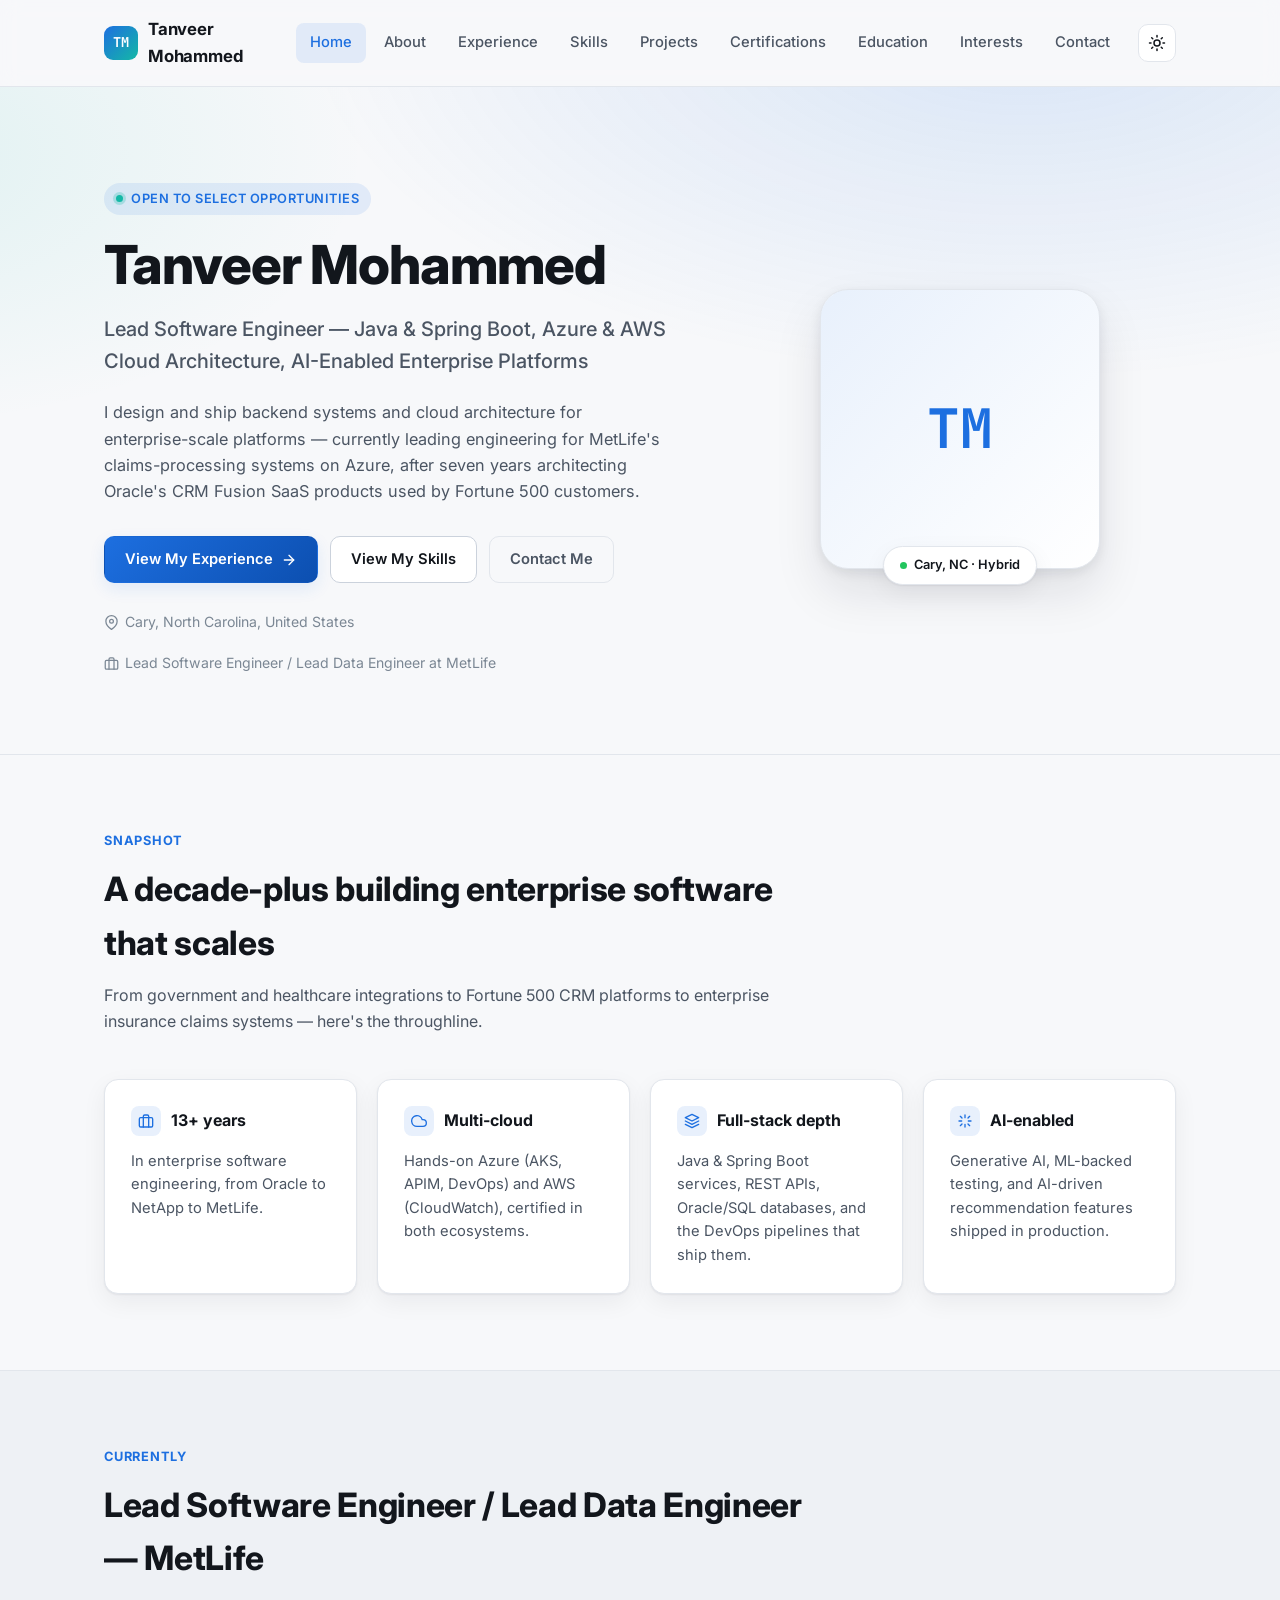
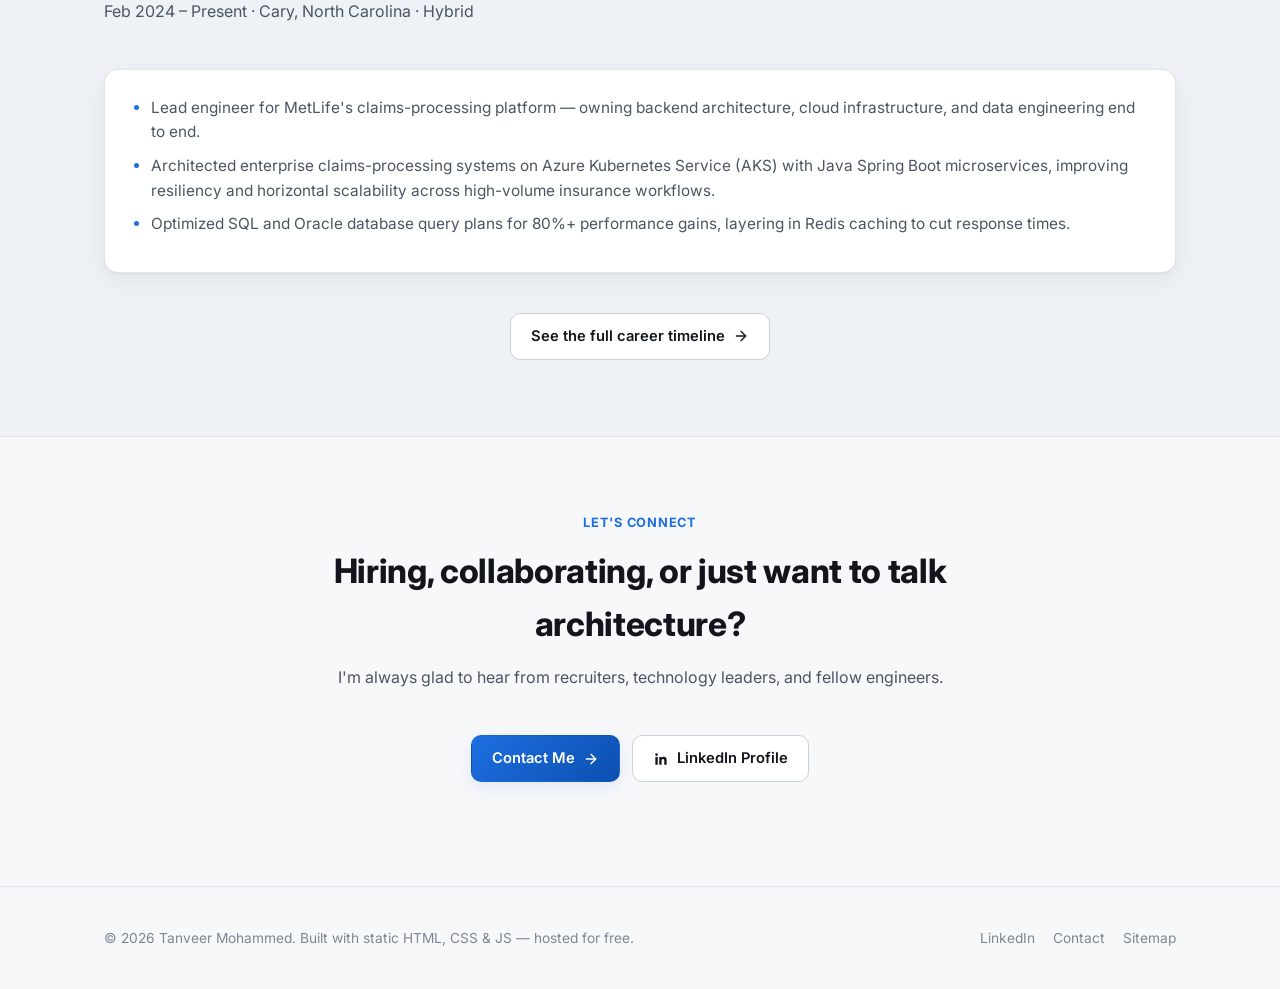
<file: index.html>
<!DOCTYPE html>
<html lang="en">
<head>
<meta charset="UTF-8" />
  <meta name="viewport" content="width=device-width, initial-scale=1.0" />
  <title>Tanveer Mohammed — Lead Software Engineer | Java, Spring Boot & Cloud Architecture</title>
  <meta name="description" content="Tanveer Mohammed is a Lead Software Engineer specializing in Java, Spring Boot, enterprise cloud architecture (Azure & AWS), and AI-enabled backend platforms." />
  <link rel="canonical" href="https://mohammedtanveer.github.io/index.html" />
  <meta name="author" content="Tanveer Mohammed" />
  <meta name="robots" content="index, follow" />

  <meta property="og:type" content="website" />
  <meta property="og:title" content="Tanveer Mohammed — Lead Software Engineer | Java, Spring Boot & Cloud Architecture" />
  <meta property="og:description" content="Tanveer Mohammed is a Lead Software Engineer specializing in Java, Spring Boot, enterprise cloud architecture (Azure & AWS), and AI-enabled backend platforms." />
  <meta property="og:url" content="https://mohammedtanveer.github.io/index.html" />
  <meta property="og:site_name" content="Tanveer Mohammed" />
  <meta name="twitter:card" content="summary" />
  <meta name="twitter:title" content="Tanveer Mohammed — Lead Software Engineer | Java, Spring Boot & Cloud Architecture" />
  <meta name="twitter:description" content="Tanveer Mohammed is a Lead Software Engineer specializing in Java, Spring Boot, enterprise cloud architecture (Azure & AWS), and AI-enabled backend platforms." />

  <link rel="icon" href="assets/img/favicon.svg" type="image/svg+xml" />
  <link rel="preconnect" href="https://fonts.googleapis.com" />
  <link rel="preconnect" href="https://fonts.gstatic.com" crossorigin />
  <link href="https://fonts.googleapis.com/css2?family=Inter:wght@400;500;600;700;800&family=JetBrains+Mono:wght@500&display=swap" rel="stylesheet" />
  <link rel="stylesheet" href="assets/css/style.css" />
  <script type="application/ld+json">
  {
    "@context": "https://schema.org",
    "@type": "Person",
    "name": "Tanveer Mohammed",
    "jobTitle": "Lead Software Engineer",
    "worksFor": {"@type": "Organization", "name": "MetLife"},
    "url": "https://mohammedtanveer.github.io",
    "sameAs": ["https://www.linkedin.com/in/mohammedtanveer/"],
    "address": {"@type": "PostalAddress", "addressLocality": "Cary", "addressRegion": "NC", "addressCountry": "US"},
    "knowsAbout": ["Java", "Spring Boot", "Microsoft Azure", "Amazon Web Services", "Enterprise Software Architecture", "Generative AI"]
  }
  </script>
</head>
<body>
  <script>document.documentElement.classList.add('js');</script>
  <a class="skip-link" href="#main">Skip to content</a>
  <header class="site-header">
    <nav class="nav" aria-label="Primary">
      <a class="brand" href="index.html">
        <span class="brand-mark">TM</span>
        Tanveer Mohammed
      </a>
      <div class="nav-right">
        <ul class="nav-links" id="nav-links" data-nav-links>
        <li><a href="index.html">Home</a></li>
        <li><a href="about.html">About</a></li>
        <li><a href="experience.html">Experience</a></li>
        <li><a href="skills.html">Skills</a></li>
        <li><a href="projects.html">Projects</a></li>
        <li><a href="certifications.html">Certifications</a></li>
        <li><a href="education.html">Education</a></li>
        <li><a href="interests.html">Interests</a></li>
        <li><a href="contact.html">Contact</a></li>
        </ul>
        <button class="theme-toggle" type="button" data-theme-toggle aria-label="Toggle dark and light mode">
          <svg class="icon-sun" viewBox="0 0 24 24" fill="none" stroke="currentColor" stroke-width="2" stroke-linecap="round" stroke-linejoin="round" aria-hidden="true"><circle cx="12" cy="12" r="4"></circle><path d="M12 2v2M12 20v2M4.93 4.93l1.41 1.41M17.66 17.66l1.41 1.41M2 12h2M20 12h2M4.93 19.07l1.41-1.41M17.66 6.34l1.41-1.41"/></svg>
          <svg class="icon-moon" viewBox="0 0 24 24" fill="none" stroke="currentColor" stroke-width="2" stroke-linecap="round" stroke-linejoin="round" aria-hidden="true"><path d="M21 12.79A9 9 0 1 1 11.21 3 7 7 0 0 0 21 12.79Z"/></svg>
        </button>
        <button class="nav-toggle" type="button" data-nav-toggle aria-expanded="false" aria-controls="nav-links" aria-label="Toggle navigation menu">
          <svg viewBox="0 0 24 24" fill="none" stroke="currentColor" stroke-width="2" stroke-linecap="round" stroke-linejoin="round" aria-hidden="true"><line x1="3" y1="6" x2="21" y2="6"/><line x1="3" y1="12" x2="21" y2="12"/><line x1="3" y1="18" x2="21" y2="18"/></svg>
        </button>
      </div>
    </nav>
  </header>

  <main id="main">

    <section class="hero">
      <div class="hero-inner">
        <div class="reveal in-view">
          <span class="eyebrow"><span class="dot"></span>Open to select opportunities</span>
          <h1>Tanveer Mohammed</h1>
          <p class="headline">Lead Software Engineer — Java &amp; Spring Boot, Azure &amp; AWS Cloud Architecture, AI-Enabled Enterprise Platforms</p>
          <p class="lede">I design and ship backend systems and cloud architecture for enterprise-scale platforms — currently leading engineering for MetLife's claims-processing systems on Azure, after seven years architecting Oracle's CRM Fusion SaaS products used by Fortune&nbsp;500 customers.</p>
          <div class="hero-cta">
            <a class="btn btn-primary" href="experience.html">View My Experience <svg viewBox="0 0 24 24" fill="none" stroke="currentColor" stroke-width="2" stroke-linecap="round" stroke-linejoin="round"><line x1="5" y1="12" x2="19" y2="12"/><polyline points="12 5 19 12 12 19"/></svg></a>
            <a class="btn btn-secondary" href="skills.html">View My Skills</a>
            <a class="btn btn-ghost" href="contact.html">Contact Me</a>
          </div>
          <div class="hero-meta">
            <span><svg viewBox="0 0 24 24" fill="none" stroke="currentColor" stroke-width="2" stroke-linecap="round" stroke-linejoin="round"><path d="M21 10c0 7-9 13-9 13s-9-6-9-13a9 9 0 0 1 18 0z"/><circle cx="12" cy="10" r="3"/></svg> Cary, North Carolina, United States</span>
            <span><svg viewBox="0 0 24 24" fill="none" stroke="currentColor" stroke-width="2" stroke-linecap="round" stroke-linejoin="round"><rect x="2" y="7" width="20" height="14" rx="2"/><path d="M16 21V5a2 2 0 0 0-2-2h-4a2 2 0 0 0-2 2v16"/></svg> Lead Software Engineer / Lead Data Engineer at MetLife</span>
          </div>
        </div>
        <div class="hero-portrait reveal in-view">
          <div class="portrait-frame">
            <!-- Swap this monogram block for <img src="assets/img/portrait.jpg" alt="Portrait of Tanveer Mohammed" /> once a headshot file is provided. -->
            <div style="width:100%;height:100%;display:flex;align-items:center;justify-content:center;background:linear-gradient(135deg, var(--accent-soft), transparent);">
              <span style="font-family:var(--font-mono);font-weight:700;font-size:3.4rem;color:var(--accent);">TM</span>
            </div>
          </div>
          <div class="portrait-badge"><span class="dot"></span>Cary, NC · Hybrid</div>
        </div>
      </div>
    </section>

    <section class="section reveal">
      <div class="container">
        <div class="section-head">
          <p class="kicker">Snapshot</p>
          <h2>A decade-plus building enterprise software that scales</h2>
          <p>From government and healthcare integrations to Fortune 500 CRM platforms to enterprise insurance claims systems — here's the throughline.</p>
        </div>
        <div class="grid grid-4">
          <div class="card reveal">
            <div class="skill-card"><h3><span class="ic"><svg viewBox="0 0 24 24" fill="none" stroke="currentColor" stroke-width="2" stroke-linecap="round" stroke-linejoin="round"><rect x="2" y="7" width="20" height="14" rx="2"/><path d="M16 21V5a2 2 0 0 0-2-2h-4a2 2 0 0 0-2 2v16"/></svg></span>13+ years</h3></div>
            <p style="color:var(--text-muted);font-size:0.92rem;margin:0;">In enterprise software engineering, from Oracle to NetApp to MetLife.</p>
          </div>
          <div class="card reveal">
            <div class="skill-card"><h3><span class="ic"><svg viewBox="0 0 24 24" fill="none" stroke="currentColor" stroke-width="2" stroke-linecap="round" stroke-linejoin="round"><path d="M18 10h-1.26A8 8 0 1 0 9 20h9a5 5 0 0 0 0-10z"/></svg></span>Multi-cloud</h3></div>
            <p style="color:var(--text-muted);font-size:0.92rem;margin:0;">Hands-on Azure (AKS, APIM, DevOps) and AWS (CloudWatch), certified in both ecosystems.</p>
          </div>
          <div class="card reveal">
            <div class="skill-card"><h3><span class="ic"><svg viewBox="0 0 24 24" fill="none" stroke="currentColor" stroke-width="2" stroke-linecap="round" stroke-linejoin="round"><polygon points="12 2 2 7 12 12 22 7 12 2"/><polyline points="2 17 12 22 22 17"/><polyline points="2 12 12 17 22 12"/></svg></span>Full-stack depth</h3></div>
            <p style="color:var(--text-muted);font-size:0.92rem;margin:0;">Java &amp; Spring Boot services, REST APIs, Oracle/SQL databases, and the DevOps pipelines that ship them.</p>
          </div>
          <div class="card reveal">
            <div class="skill-card"><h3><span class="ic"><svg viewBox="0 0 24 24" fill="none" stroke="currentColor" stroke-width="2" stroke-linecap="round" stroke-linejoin="round"><path d="M12 3v4M12 17v4M5 5l2.5 2.5M16.5 16.5L19 19M3 12h4M17 12h4M5 19l2.5-2.5M16.5 7.5L19 5"/></svg></span>AI-enabled</h3></div>
            <p style="color:var(--text-muted);font-size:0.92rem;margin:0;">Generative AI, ML-backed testing, and AI-driven recommendation features shipped in production.</p>
          </div>
        </div>
      </div>
    </section>

    <section class="section alt reveal">
      <div class="container">
        <div class="section-head">
          <p class="kicker">Currently</p>
          <h2>Lead Software Engineer / Lead Data Engineer — MetLife</h2>
          <p>Feb 2024 – Present · Cary, North Carolina · Hybrid</p>
        </div>
        <div class="card">
          <ul class="role-list" style="margin:0;">
            <li>Lead engineer for MetLife's claims-processing platform — owning backend architecture, cloud infrastructure, and data engineering end to end.</li>
            <li>Architected enterprise claims-processing systems on Azure Kubernetes Service (AKS) with Java Spring Boot microservices, improving resiliency and horizontal scalability across high-volume insurance workflows.</li>
            <li>Optimized SQL and Oracle database query plans for 80%+ performance gains, layering in Redis caching to cut response times.</li>
          </ul>
        </div>
        <div class="section-cta">
          <a class="btn btn-secondary" href="experience.html">See the full career timeline <svg viewBox="0 0 24 24" fill="none" stroke="currentColor" stroke-width="2" stroke-linecap="round" stroke-linejoin="round"><line x1="5" y1="12" x2="19" y2="12"/><polyline points="12 5 19 12 12 19"/></svg></a>
        </div>
      </div>
    </section>

    <section class="section reveal">
      <div class="container center">
        <div class="section-head" style="margin-left:auto;margin-right:auto;">
          <p class="kicker">Let's connect</p>
          <h2>Hiring, collaborating, or just want to talk architecture?</h2>
          <p style="margin:0 auto;">I'm always glad to hear from recruiters, technology leaders, and fellow engineers.</p>
        </div>
        <div class="hero-cta" style="justify-content:center;">
          <a class="btn btn-primary" href="contact.html">Contact Me <svg viewBox="0 0 24 24" fill="none" stroke="currentColor" stroke-width="2" stroke-linecap="round" stroke-linejoin="round"><line x1="5" y1="12" x2="19" y2="12"/><polyline points="12 5 19 12 12 19"/></svg></a>
          <a class="btn btn-secondary" href="https://www.linkedin.com/in/mohammedtanveer/" target="_blank" rel="noopener noreferrer"><svg viewBox="0 0 24 24" fill="currentColor"><path d="M20.45 20.45h-3.55v-5.57c0-1.33-.02-3.03-1.85-3.03-1.85 0-2.14 1.45-2.14 2.94v5.66H9.36V9h3.41v1.56h.05c.47-.9 1.63-1.85 3.36-1.85 3.6 0 4.27 2.37 4.27 5.45v6.29zM5.34 7.43a2.06 2.06 0 1 1 0-4.12 2.06 2.06 0 0 1 0 4.12zM7.12 20.45H3.56V9h3.56v11.45z"/></svg> LinkedIn Profile</a>
        </div>
      </div>
    </section>

  </main>
  <footer class="site-footer">
    <div class="container footer-inner">
      <p>&copy; <span data-year>2026</span> Tanveer Mohammed. Built with static HTML, CSS &amp; JS — hosted for free.</p>
      <div class="footer-links">
        <a href="https://www.linkedin.com/in/mohammedtanveer/" target="_blank" rel="noopener noreferrer">LinkedIn</a>
        <a href="contact.html">Contact</a>
        <a href="sitemap.xml">Sitemap</a>
      </div>
    </div>
  </footer>
  <script src="assets/js/main.js"></script>

</body>
</html>
</file>
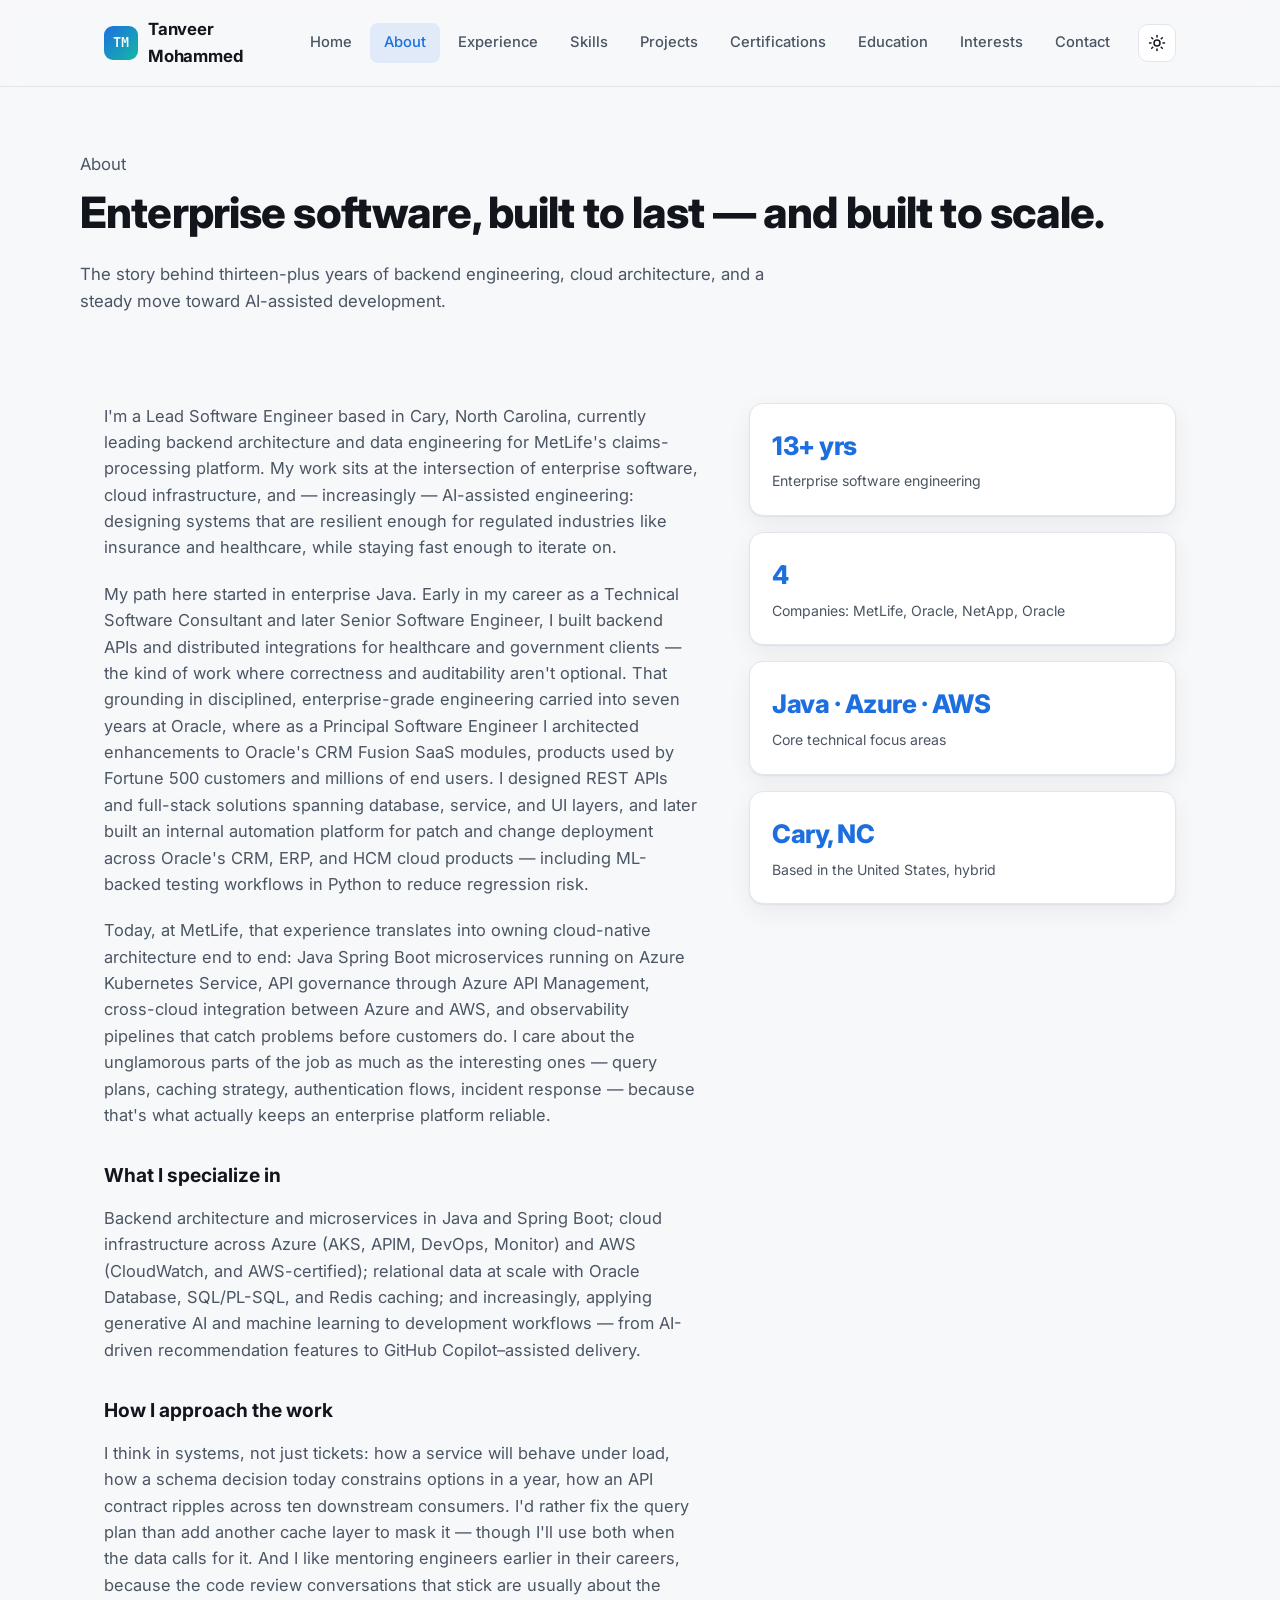
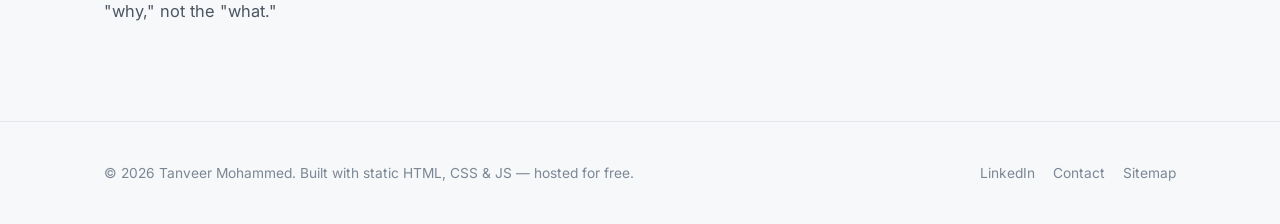
<file: about.html>
<!DOCTYPE html>
<html lang="en">
<head>
<meta charset="UTF-8" />
  <meta name="viewport" content="width=device-width, initial-scale=1.0" />
  <title>About Tanveer Mohammed — Lead Software Engineer</title>
  <meta name="description" content="A professional biography of Tanveer Mohammed: enterprise Java and Spring Boot engineering, cloud architecture across Azure and AWS, and AI-enabled software delivery." />
  <link rel="canonical" href="https://mohammedtanveer.github.io/about.html" />
  <meta name="author" content="Tanveer Mohammed" />
  <meta name="robots" content="index, follow" />

  <meta property="og:type" content="website" />
  <meta property="og:title" content="About Tanveer Mohammed — Lead Software Engineer" />
  <meta property="og:description" content="A professional biography of Tanveer Mohammed: enterprise Java and Spring Boot engineering, cloud architecture across Azure and AWS, and AI-enabled software delivery." />
  <meta property="og:url" content="https://mohammedtanveer.github.io/about.html" />
  <meta property="og:site_name" content="Tanveer Mohammed" />
  <meta name="twitter:card" content="summary" />
  <meta name="twitter:title" content="About Tanveer Mohammed — Lead Software Engineer" />
  <meta name="twitter:description" content="A professional biography of Tanveer Mohammed: enterprise Java and Spring Boot engineering, cloud architecture across Azure and AWS, and AI-enabled software delivery." />

  <link rel="icon" href="assets/img/favicon.svg" type="image/svg+xml" />
  <link rel="preconnect" href="https://fonts.googleapis.com" />
  <link rel="preconnect" href="https://fonts.gstatic.com" crossorigin />
  <link href="https://fonts.googleapis.com/css2?family=Inter:wght@400;500;600;700;800&family=JetBrains+Mono:wght@500&display=swap" rel="stylesheet" />
  <link rel="stylesheet" href="assets/css/style.css" />
</head>
<body>
  <script>document.documentElement.classList.add('js');</script>
  <a class="skip-link" href="#main">Skip to content</a>
  <header class="site-header">
    <nav class="nav" aria-label="Primary">
      <a class="brand" href="index.html">
        <span class="brand-mark">TM</span>
        Tanveer Mohammed
      </a>
      <div class="nav-right">
        <ul class="nav-links" id="nav-links" data-nav-links>
        <li><a href="index.html">Home</a></li>
        <li><a href="about.html">About</a></li>
        <li><a href="experience.html">Experience</a></li>
        <li><a href="skills.html">Skills</a></li>
        <li><a href="projects.html">Projects</a></li>
        <li><a href="certifications.html">Certifications</a></li>
        <li><a href="education.html">Education</a></li>
        <li><a href="interests.html">Interests</a></li>
        <li><a href="contact.html">Contact</a></li>
        </ul>
        <button class="theme-toggle" type="button" data-theme-toggle aria-label="Toggle dark and light mode">
          <svg class="icon-sun" viewBox="0 0 24 24" fill="none" stroke="currentColor" stroke-width="2" stroke-linecap="round" stroke-linejoin="round" aria-hidden="true"><circle cx="12" cy="12" r="4"></circle><path d="M12 2v2M12 20v2M4.93 4.93l1.41 1.41M17.66 17.66l1.41 1.41M2 12h2M20 12h2M4.93 19.07l1.41-1.41M17.66 6.34l1.41-1.41"/></svg>
          <svg class="icon-moon" viewBox="0 0 24 24" fill="none" stroke="currentColor" stroke-width="2" stroke-linecap="round" stroke-linejoin="round" aria-hidden="true"><path d="M21 12.79A9 9 0 1 1 11.21 3 7 7 0 0 0 21 12.79Z"/></svg>
        </button>
        <button class="nav-toggle" type="button" data-nav-toggle aria-expanded="false" aria-controls="nav-links" aria-label="Toggle navigation menu">
          <svg viewBox="0 0 24 24" fill="none" stroke="currentColor" stroke-width="2" stroke-linecap="round" stroke-linejoin="round" aria-hidden="true"><line x1="3" y1="6" x2="21" y2="6"/><line x1="3" y1="12" x2="21" y2="12"/><line x1="3" y1="18" x2="21" y2="18"/></svg>
        </button>
      </div>
    </nav>
  </header>

  <main id="main">

    <section class="page-hero container reveal in-view">
      <p class="kicker">About</p>
      <h1>Enterprise software, built to last — and built to scale.</h1>
      <p>The story behind thirteen-plus years of backend engineering, cloud architecture, and a steady move toward AI-assisted development.</p>
    </section>

    <section class="section reveal">
      <div class="container about-grid">
        <div class="prose">
          <p>I'm a Lead Software Engineer based in Cary, North Carolina, currently leading backend architecture and data engineering for MetLife's claims-processing platform. My work sits at the intersection of enterprise software, cloud infrastructure, and — increasingly — AI-assisted engineering: designing systems that are resilient enough for regulated industries like insurance and healthcare, while staying fast enough to iterate on.</p>

          <p>My path here started in enterprise Java. Early in my career as a Technical Software Consultant and later Senior Software Engineer, I built backend APIs and distributed integrations for healthcare and government clients — the kind of work where correctness and auditability aren't optional. That grounding in disciplined, enterprise-grade engineering carried into seven years at Oracle, where as a Principal Software Engineer I architected enhancements to Oracle's CRM Fusion SaaS modules, products used by Fortune 500 customers and millions of end users. I designed REST APIs and full-stack solutions spanning database, service, and UI layers, and later built an internal automation platform for patch and change deployment across Oracle's CRM, ERP, and HCM cloud products — including ML-backed testing workflows in Python to reduce regression risk.</p>

          <p>Today, at MetLife, that experience translates into owning cloud-native architecture end to end: Java Spring Boot microservices running on Azure Kubernetes Service, API governance through Azure API Management, cross-cloud integration between Azure and AWS, and observability pipelines that catch problems before customers do. I care about the unglamorous parts of the job as much as the interesting ones — query plans, caching strategy, authentication flows, incident response — because that's what actually keeps an enterprise platform reliable.</p>

          <h2>What I specialize in</h2>
          <p>Backend architecture and microservices in Java and Spring Boot; cloud infrastructure across Azure (AKS, APIM, DevOps, Monitor) and AWS (CloudWatch, and AWS-certified); relational data at scale with Oracle Database, SQL/PL-SQL, and Redis caching; and increasingly, applying generative AI and machine learning to development workflows — from AI-driven recommendation features to GitHub Copilot–assisted delivery.</p>

          <h2>How I approach the work</h2>
          <p>I think in systems, not just tickets: how a service will behave under load, how a schema decision today constrains options in a year, how an API contract ripples across ten downstream consumers. I'd rather fix the query plan than add another cache layer to mask it — though I'll use both when the data calls for it. And I like mentoring engineers earlier in their careers, because the code review conversations that stick are usually about the "why," not the "what."</p>
        </div>

        <aside>
          <div class="stat-card card">
            <div class="num">13+ yrs</div>
            <div class="label">Enterprise software engineering</div>
          </div>
          <div class="stat-card card">
            <div class="num">4</div>
            <div class="label">Companies: MetLife, Oracle, NetApp, Oracle</div>
          </div>
          <div class="stat-card card">
            <div class="num">Java · Azure · AWS</div>
            <div class="label">Core technical focus areas</div>
          </div>
          <div class="stat-card card">
            <div class="num">Cary, NC</div>
            <div class="label">Based in the United States, hybrid</div>
          </div>
        </aside>
      </div>
    </section>

  </main>
  <footer class="site-footer">
    <div class="container footer-inner">
      <p>&copy; <span data-year>2026</span> Tanveer Mohammed. Built with static HTML, CSS &amp; JS — hosted for free.</p>
      <div class="footer-links">
        <a href="https://www.linkedin.com/in/mohammedtanveer/" target="_blank" rel="noopener noreferrer">LinkedIn</a>
        <a href="contact.html">Contact</a>
        <a href="sitemap.xml">Sitemap</a>
      </div>
    </div>
  </footer>
  <script src="assets/js/main.js"></script>

</body>
</html>
</file>
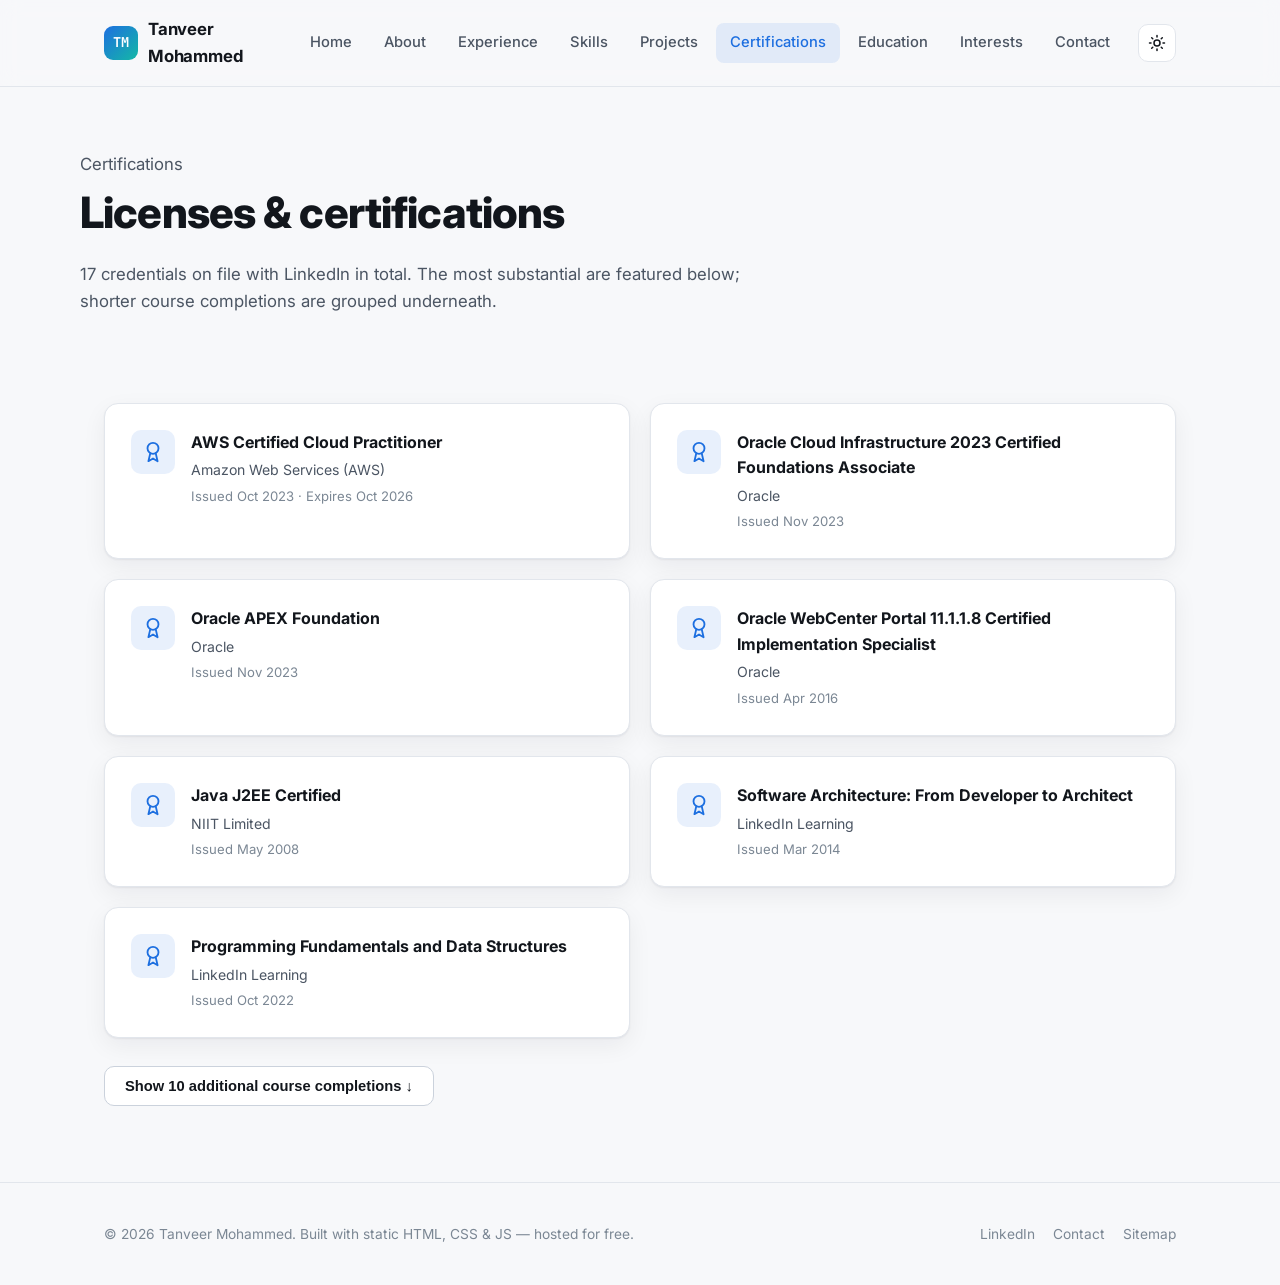
<file: certifications.html>
<!DOCTYPE html>
<html lang="en">
<head>
<meta charset="UTF-8" />
  <meta name="viewport" content="width=device-width, initial-scale=1.0" />
  <title>Certifications — Tanveer Mohammed</title>
  <meta name="description" content="AWS Certified Cloud Practitioner, Oracle Cloud Infrastructure Certified Foundations Associate, Oracle APEX, and other certifications held by Tanveer Mohammed." />
  <link rel="canonical" href="https://mohammedtanveer.github.io/certifications.html" />
  <meta name="author" content="Tanveer Mohammed" />
  <meta name="robots" content="index, follow" />

  <meta property="og:type" content="website" />
  <meta property="og:title" content="Certifications — Tanveer Mohammed" />
  <meta property="og:description" content="AWS Certified Cloud Practitioner, Oracle Cloud Infrastructure Certified Foundations Associate, Oracle APEX, and other certifications held by Tanveer Mohammed." />
  <meta property="og:url" content="https://mohammedtanveer.github.io/certifications.html" />
  <meta property="og:site_name" content="Tanveer Mohammed" />
  <meta name="twitter:card" content="summary" />
  <meta name="twitter:title" content="Certifications — Tanveer Mohammed" />
  <meta name="twitter:description" content="AWS Certified Cloud Practitioner, Oracle Cloud Infrastructure Certified Foundations Associate, Oracle APEX, and other certifications held by Tanveer Mohammed." />

  <link rel="icon" href="assets/img/favicon.svg" type="image/svg+xml" />
  <link rel="preconnect" href="https://fonts.googleapis.com" />
  <link rel="preconnect" href="https://fonts.gstatic.com" crossorigin />
  <link href="https://fonts.googleapis.com/css2?family=Inter:wght@400;500;600;700;800&family=JetBrains+Mono:wght@500&display=swap" rel="stylesheet" />
  <link rel="stylesheet" href="assets/css/style.css" />
</head>
<body>
  <script>document.documentElement.classList.add('js');</script>
  <a class="skip-link" href="#main">Skip to content</a>
  <header class="site-header">
    <nav class="nav" aria-label="Primary">
      <a class="brand" href="index.html">
        <span class="brand-mark">TM</span>
        Tanveer Mohammed
      </a>
      <div class="nav-right">
        <ul class="nav-links" id="nav-links" data-nav-links>
        <li><a href="index.html">Home</a></li>
        <li><a href="about.html">About</a></li>
        <li><a href="experience.html">Experience</a></li>
        <li><a href="skills.html">Skills</a></li>
        <li><a href="projects.html">Projects</a></li>
        <li><a href="certifications.html">Certifications</a></li>
        <li><a href="education.html">Education</a></li>
        <li><a href="interests.html">Interests</a></li>
        <li><a href="contact.html">Contact</a></li>
        </ul>
        <button class="theme-toggle" type="button" data-theme-toggle aria-label="Toggle dark and light mode">
          <svg class="icon-sun" viewBox="0 0 24 24" fill="none" stroke="currentColor" stroke-width="2" stroke-linecap="round" stroke-linejoin="round" aria-hidden="true"><circle cx="12" cy="12" r="4"></circle><path d="M12 2v2M12 20v2M4.93 4.93l1.41 1.41M17.66 17.66l1.41 1.41M2 12h2M20 12h2M4.93 19.07l1.41-1.41M17.66 6.34l1.41-1.41"/></svg>
          <svg class="icon-moon" viewBox="0 0 24 24" fill="none" stroke="currentColor" stroke-width="2" stroke-linecap="round" stroke-linejoin="round" aria-hidden="true"><path d="M21 12.79A9 9 0 1 1 11.21 3 7 7 0 0 0 21 12.79Z"/></svg>
        </button>
        <button class="nav-toggle" type="button" data-nav-toggle aria-expanded="false" aria-controls="nav-links" aria-label="Toggle navigation menu">
          <svg viewBox="0 0 24 24" fill="none" stroke="currentColor" stroke-width="2" stroke-linecap="round" stroke-linejoin="round" aria-hidden="true"><line x1="3" y1="6" x2="21" y2="6"/><line x1="3" y1="12" x2="21" y2="12"/><line x1="3" y1="18" x2="21" y2="18"/></svg>
        </button>
      </div>
    </nav>
  </header>

  <main id="main">

    <section class="page-hero container reveal in-view">
      <p class="kicker">Certifications</p>
      <h1>Licenses &amp; certifications</h1>
      <p>17 credentials on file with LinkedIn in total. The most substantial are featured below; shorter course completions are grouped underneath.</p>
    </section>

    <section class="section reveal">
      <div class="container">
        <div class="grid grid-2">

      <div class="card cert-card reveal">
        <div class="cert-icon"><svg viewBox="0 0 24 24" fill="none" stroke="currentColor" stroke-width="2" stroke-linecap="round" stroke-linejoin="round"><circle cx="12" cy="8" r="6"/><path d="M9 13.5 7 22l5-3 5 3-2-8.5"/></svg></div>
        <div>
          <h3>AWS Certified Cloud Practitioner</h3>
          <p class="issuer">Amazon Web Services (AWS)</p>
          <p class="date">Issued Oct 2023 · Expires Oct 2026</p>
        </div>
      </div>

      <div class="card cert-card reveal">
        <div class="cert-icon"><svg viewBox="0 0 24 24" fill="none" stroke="currentColor" stroke-width="2" stroke-linecap="round" stroke-linejoin="round"><circle cx="12" cy="8" r="6"/><path d="M9 13.5 7 22l5-3 5 3-2-8.5"/></svg></div>
        <div>
          <h3>Oracle Cloud Infrastructure 2023 Certified Foundations Associate</h3>
          <p class="issuer">Oracle</p>
          <p class="date">Issued Nov 2023</p>
        </div>
      </div>

      <div class="card cert-card reveal">
        <div class="cert-icon"><svg viewBox="0 0 24 24" fill="none" stroke="currentColor" stroke-width="2" stroke-linecap="round" stroke-linejoin="round"><circle cx="12" cy="8" r="6"/><path d="M9 13.5 7 22l5-3 5 3-2-8.5"/></svg></div>
        <div>
          <h3>Oracle APEX Foundation</h3>
          <p class="issuer">Oracle</p>
          <p class="date">Issued Nov 2023</p>
        </div>
      </div>

      <div class="card cert-card reveal">
        <div class="cert-icon"><svg viewBox="0 0 24 24" fill="none" stroke="currentColor" stroke-width="2" stroke-linecap="round" stroke-linejoin="round"><circle cx="12" cy="8" r="6"/><path d="M9 13.5 7 22l5-3 5 3-2-8.5"/></svg></div>
        <div>
          <h3>Oracle WebCenter Portal 11.1.1.8 Certified Implementation Specialist</h3>
          <p class="issuer">Oracle</p>
          <p class="date">Issued Apr 2016</p>
        </div>
      </div>

      <div class="card cert-card reveal">
        <div class="cert-icon"><svg viewBox="0 0 24 24" fill="none" stroke="currentColor" stroke-width="2" stroke-linecap="round" stroke-linejoin="round"><circle cx="12" cy="8" r="6"/><path d="M9 13.5 7 22l5-3 5 3-2-8.5"/></svg></div>
        <div>
          <h3>Java J2EE Certified</h3>
          <p class="issuer">NIIT Limited</p>
          <p class="date">Issued May 2008</p>
        </div>
      </div>

      <div class="card cert-card reveal">
        <div class="cert-icon"><svg viewBox="0 0 24 24" fill="none" stroke="currentColor" stroke-width="2" stroke-linecap="round" stroke-linejoin="round"><circle cx="12" cy="8" r="6"/><path d="M9 13.5 7 22l5-3 5 3-2-8.5"/></svg></div>
        <div>
          <h3>Software Architecture: From Developer to Architect</h3>
          <p class="issuer">LinkedIn Learning</p>
          <p class="date">Issued Mar 2014</p>
        </div>
      </div>

      <div class="card cert-card reveal">
        <div class="cert-icon"><svg viewBox="0 0 24 24" fill="none" stroke="currentColor" stroke-width="2" stroke-linecap="round" stroke-linejoin="round"><circle cx="12" cy="8" r="6"/><path d="M9 13.5 7 22l5-3 5 3-2-8.5"/></svg></div>
        <div>
          <h3>Programming Fundamentals and Data Structures</h3>
          <p class="issuer">LinkedIn Learning</p>
          <p class="date">Issued Oct 2022</p>
        </div>
      </div>
        </div>

        <div class="more-toggle">
          <button class="btn btn-secondary" type="button" data-toggle-list="additional-certs" data-label-open="Show 10 additional course completions ↓" data-label-close="Hide additional course completions ↑" aria-expanded="false">
            Show 10 additional course completions ↓
          </button>
          <div class="more-list card" id="additional-certs">
            <ul>
          <li>AWS Certified Cloud Practitioner Prep — Part 4: Billing and Pricing (LinkedIn Learning, Oct 2023)</li>
          <li>AWS Certified Cloud Practitioner Prep — Part 3: Core Services (LinkedIn Learning, Oct 2023)</li>
          <li>AWS Certified Cloud Practitioner Prep — Part 2: Security (LinkedIn Learning, Oct 2023)</li>
          <li>AWS Certified Cloud Practitioner Prep — Part 1: Cloud Concepts (LinkedIn Learning, Oct 2023)</li>
          <li>Java Collections In Depth (Java Brains, Aug 2023)</li>
          <li>Mastering the 12 Factor App (Java Brains)</li>
          <li>Cloud Essentials (Java Brains, Jul 2023)</li>
          <li>JavaScript Essential Training (LinkedIn Learning, Dec 2022)</li>
          <li>Docker Foundations (LinkedIn Learning, Dec 2022)</li>
          <li>Java Arrays (LinkedIn Learning, Oct 2022)</li>
            </ul>
          </div>
        </div>
      </div>
    </section>

  </main>
  <footer class="site-footer">
    <div class="container footer-inner">
      <p>&copy; <span data-year>2026</span> Tanveer Mohammed. Built with static HTML, CSS &amp; JS — hosted for free.</p>
      <div class="footer-links">
        <a href="https://www.linkedin.com/in/mohammedtanveer/" target="_blank" rel="noopener noreferrer">LinkedIn</a>
        <a href="contact.html">Contact</a>
        <a href="sitemap.xml">Sitemap</a>
      </div>
    </div>
  </footer>
  <script src="assets/js/main.js"></script>

</body>
</html>
</file>
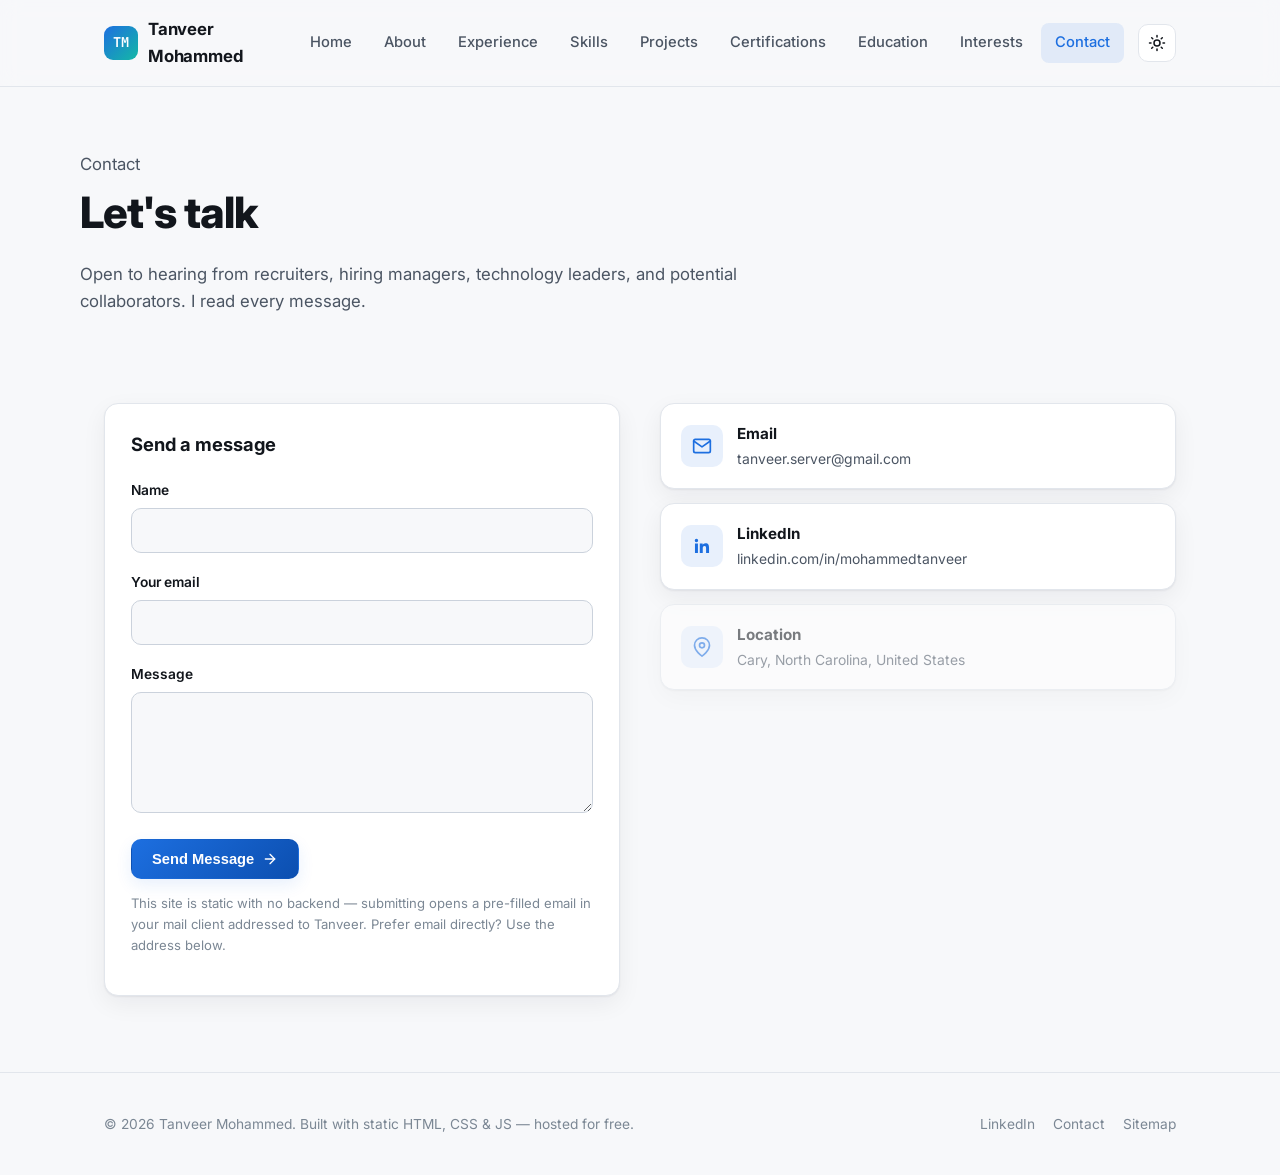
<file: contact.html>
<!DOCTYPE html>
<html lang="en">
<head>
<meta charset="UTF-8" />
  <meta name="viewport" content="width=device-width, initial-scale=1.0" />
  <title>Contact — Tanveer Mohammed</title>
  <meta name="description" content="Get in touch with Tanveer Mohammed — Lead Software Engineer. Reach out via email, LinkedIn, or the contact form." />
  <link rel="canonical" href="https://mohammedtanveer.github.io/contact.html" />
  <meta name="author" content="Tanveer Mohammed" />
  <meta name="robots" content="index, follow" />

  <meta property="og:type" content="website" />
  <meta property="og:title" content="Contact — Tanveer Mohammed" />
  <meta property="og:description" content="Get in touch with Tanveer Mohammed — Lead Software Engineer. Reach out via email, LinkedIn, or the contact form." />
  <meta property="og:url" content="https://mohammedtanveer.github.io/contact.html" />
  <meta property="og:site_name" content="Tanveer Mohammed" />
  <meta name="twitter:card" content="summary" />
  <meta name="twitter:title" content="Contact — Tanveer Mohammed" />
  <meta name="twitter:description" content="Get in touch with Tanveer Mohammed — Lead Software Engineer. Reach out via email, LinkedIn, or the contact form." />

  <link rel="icon" href="assets/img/favicon.svg" type="image/svg+xml" />
  <link rel="preconnect" href="https://fonts.googleapis.com" />
  <link rel="preconnect" href="https://fonts.gstatic.com" crossorigin />
  <link href="https://fonts.googleapis.com/css2?family=Inter:wght@400;500;600;700;800&family=JetBrains+Mono:wght@500&display=swap" rel="stylesheet" />
  <link rel="stylesheet" href="assets/css/style.css" />
</head>
<body>
  <script>document.documentElement.classList.add('js');</script>
  <a class="skip-link" href="#main">Skip to content</a>
  <header class="site-header">
    <nav class="nav" aria-label="Primary">
      <a class="brand" href="index.html">
        <span class="brand-mark">TM</span>
        Tanveer Mohammed
      </a>
      <div class="nav-right">
        <ul class="nav-links" id="nav-links" data-nav-links>
        <li><a href="index.html">Home</a></li>
        <li><a href="about.html">About</a></li>
        <li><a href="experience.html">Experience</a></li>
        <li><a href="skills.html">Skills</a></li>
        <li><a href="projects.html">Projects</a></li>
        <li><a href="certifications.html">Certifications</a></li>
        <li><a href="education.html">Education</a></li>
        <li><a href="interests.html">Interests</a></li>
        <li><a href="contact.html">Contact</a></li>
        </ul>
        <button class="theme-toggle" type="button" data-theme-toggle aria-label="Toggle dark and light mode">
          <svg class="icon-sun" viewBox="0 0 24 24" fill="none" stroke="currentColor" stroke-width="2" stroke-linecap="round" stroke-linejoin="round" aria-hidden="true"><circle cx="12" cy="12" r="4"></circle><path d="M12 2v2M12 20v2M4.93 4.93l1.41 1.41M17.66 17.66l1.41 1.41M2 12h2M20 12h2M4.93 19.07l1.41-1.41M17.66 6.34l1.41-1.41"/></svg>
          <svg class="icon-moon" viewBox="0 0 24 24" fill="none" stroke="currentColor" stroke-width="2" stroke-linecap="round" stroke-linejoin="round" aria-hidden="true"><path d="M21 12.79A9 9 0 1 1 11.21 3 7 7 0 0 0 21 12.79Z"/></svg>
        </button>
        <button class="nav-toggle" type="button" data-nav-toggle aria-expanded="false" aria-controls="nav-links" aria-label="Toggle navigation menu">
          <svg viewBox="0 0 24 24" fill="none" stroke="currentColor" stroke-width="2" stroke-linecap="round" stroke-linejoin="round" aria-hidden="true"><line x1="3" y1="6" x2="21" y2="6"/><line x1="3" y1="12" x2="21" y2="12"/><line x1="3" y1="18" x2="21" y2="18"/></svg>
        </button>
      </div>
    </nav>
  </header>

  <main id="main">

    <section class="page-hero container reveal in-view">
      <p class="kicker">Contact</p>
      <h1>Let's talk</h1>
      <p>Open to hearing from recruiters, hiring managers, technology leaders, and potential collaborators. I read every message.</p>
    </section>

    <section class="section reveal">
      <div class="container contact-grid">
        <div class="card reveal">
          <h2 style="margin:0 0 20px;font-size:1.15rem;">Send a message</h2>
          <form data-contact-form data-mailto="tanveer.server@gmail.com">
            <div class="form-field">
              <label for="name">Name</label>
              <input type="text" id="name" name="name" required autocomplete="name" />
            </div>
            <div class="form-field">
              <label for="email">Your email</label>
              <input type="email" id="email" name="email" required autocomplete="email" />
            </div>
            <div class="form-field">
              <label for="message">Message</label>
              <textarea id="message" name="message" rows="5" required></textarea>
            </div>
            <button class="btn btn-primary" type="submit">Send Message <svg viewBox="0 0 24 24" fill="none" stroke="currentColor" stroke-width="2" stroke-linecap="round" stroke-linejoin="round"><line x1="5" y1="12" x2="19" y2="12"/><polyline points="12 5 19 12 12 19"/></svg></button>
            <p class="form-note">This site is static with no backend — submitting opens a pre-filled email in your mail client addressed to Tanveer. Prefer email directly? Use the address below.</p>
          </form>
        </div>

        <div class="reveal">
          <a class="card contact-link-card" href="mailto:tanveer.server@gmail.com">
            <span class="ic"><svg viewBox="0 0 24 24" fill="none" stroke="currentColor" stroke-width="2" stroke-linecap="round" stroke-linejoin="round"><rect x="2" y="4" width="20" height="16" rx="2"/><path d="m22 6-10 7L2 6"/></svg></span>
            <span>
              <p class="label">Email</p>
              <p class="value">tanveer.server@gmail.com</p>
            </span>
          </a>
          <a class="card contact-link-card" href="https://www.linkedin.com/in/mohammedtanveer/" target="_blank" rel="noopener noreferrer">
            <span class="ic"><svg viewBox="0 0 24 24" fill="currentColor"><path d="M20.45 20.45h-3.55v-5.57c0-1.33-.02-3.03-1.85-3.03-1.85 0-2.14 1.45-2.14 2.94v5.66H9.36V9h3.41v1.56h.05c.47-.9 1.63-1.85 3.36-1.85 3.6 0 4.27 2.37 4.27 5.45v6.29zM5.34 7.43a2.06 2.06 0 1 1 0-4.12 2.06 2.06 0 0 1 0 4.12zM7.12 20.45H3.56V9h3.56v11.45z"/></svg></span>
            <span>
              <p class="label">LinkedIn</p>
              <p class="value">linkedin.com/in/mohammedtanveer</p>
            </span>
          </a>
          <a class="card contact-link-card" href="#" aria-disabled="true" style="opacity:.55;pointer-events:none;">
            <span class="ic"><svg viewBox="0 0 24 24" fill="none" stroke="currentColor" stroke-width="2" stroke-linecap="round" stroke-linejoin="round"><path d="M21 10c0 7-9 13-9 13s-9-6-9-13a9 9 0 0 1 18 0z"/><circle cx="12" cy="10" r="3"/></svg></span>
            <span>
              <p class="label">Location</p>
              <p class="value">Cary, North Carolina, United States</p>
            </span>
          </a>
        </div>
      </div>
    </section>

  </main>
  <footer class="site-footer">
    <div class="container footer-inner">
      <p>&copy; <span data-year>2026</span> Tanveer Mohammed. Built with static HTML, CSS &amp; JS — hosted for free.</p>
      <div class="footer-links">
        <a href="https://www.linkedin.com/in/mohammedtanveer/" target="_blank" rel="noopener noreferrer">LinkedIn</a>
        <a href="contact.html">Contact</a>
        <a href="sitemap.xml">Sitemap</a>
      </div>
    </div>
  </footer>
  <script src="assets/js/main.js"></script>

</body>
</html>
</file>
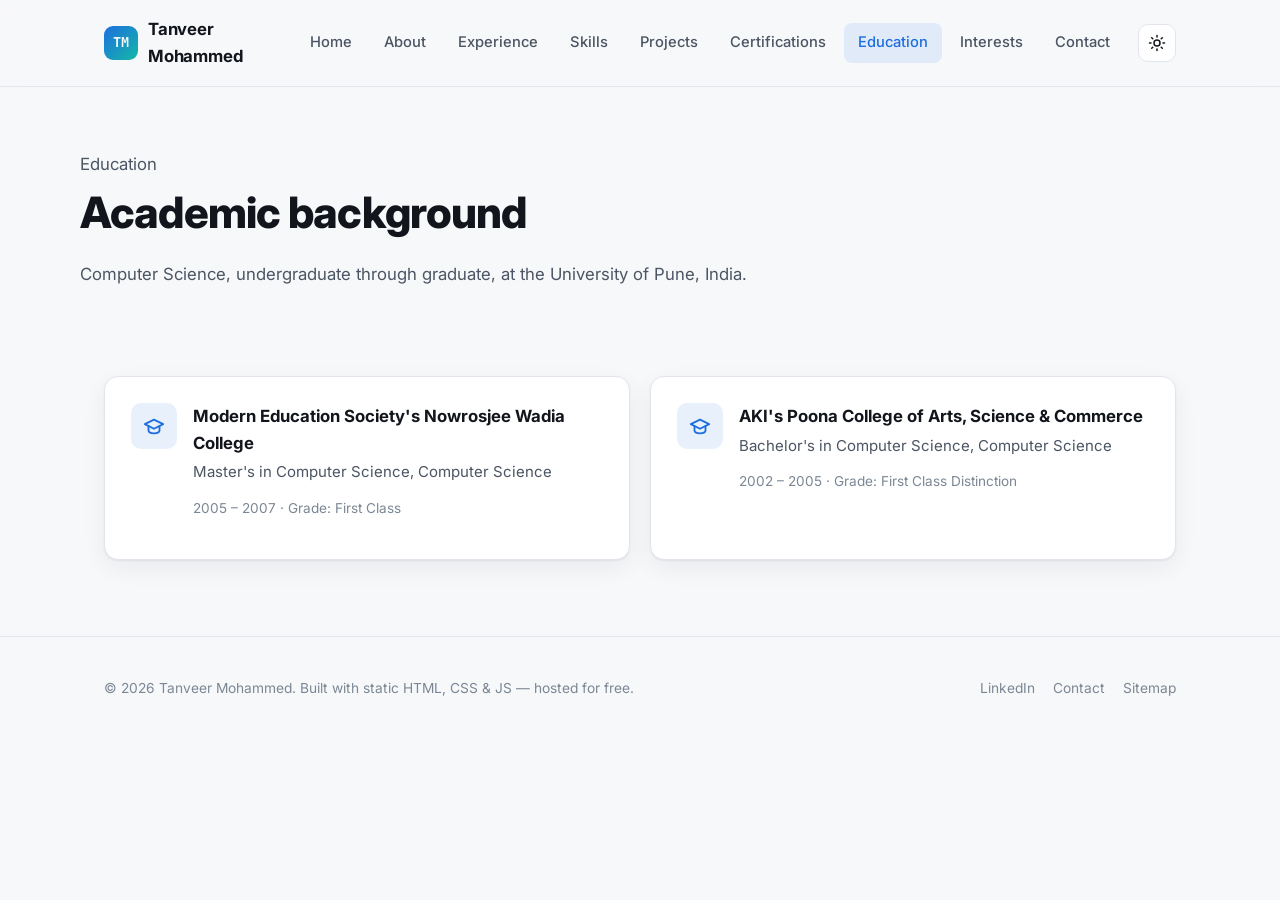
<file: education.html>
<!DOCTYPE html>
<html lang="en">
<head>
<meta charset="UTF-8" />
  <meta name="viewport" content="width=device-width, initial-scale=1.0" />
  <title>Education — Tanveer Mohammed</title>
  <meta name="description" content="Tanveer Mohammed's academic background: Master's and Bachelor's degrees in Computer Science." />
  <link rel="canonical" href="https://mohammedtanveer.github.io/education.html" />
  <meta name="author" content="Tanveer Mohammed" />
  <meta name="robots" content="index, follow" />

  <meta property="og:type" content="website" />
  <meta property="og:title" content="Education — Tanveer Mohammed" />
  <meta property="og:description" content="Tanveer Mohammed's academic background: Master's and Bachelor's degrees in Computer Science." />
  <meta property="og:url" content="https://mohammedtanveer.github.io/education.html" />
  <meta property="og:site_name" content="Tanveer Mohammed" />
  <meta name="twitter:card" content="summary" />
  <meta name="twitter:title" content="Education — Tanveer Mohammed" />
  <meta name="twitter:description" content="Tanveer Mohammed's academic background: Master's and Bachelor's degrees in Computer Science." />

  <link rel="icon" href="assets/img/favicon.svg" type="image/svg+xml" />
  <link rel="preconnect" href="https://fonts.googleapis.com" />
  <link rel="preconnect" href="https://fonts.gstatic.com" crossorigin />
  <link href="https://fonts.googleapis.com/css2?family=Inter:wght@400;500;600;700;800&family=JetBrains+Mono:wght@500&display=swap" rel="stylesheet" />
  <link rel="stylesheet" href="assets/css/style.css" />
</head>
<body>
  <script>document.documentElement.classList.add('js');</script>
  <a class="skip-link" href="#main">Skip to content</a>
  <header class="site-header">
    <nav class="nav" aria-label="Primary">
      <a class="brand" href="index.html">
        <span class="brand-mark">TM</span>
        Tanveer Mohammed
      </a>
      <div class="nav-right">
        <ul class="nav-links" id="nav-links" data-nav-links>
        <li><a href="index.html">Home</a></li>
        <li><a href="about.html">About</a></li>
        <li><a href="experience.html">Experience</a></li>
        <li><a href="skills.html">Skills</a></li>
        <li><a href="projects.html">Projects</a></li>
        <li><a href="certifications.html">Certifications</a></li>
        <li><a href="education.html">Education</a></li>
        <li><a href="interests.html">Interests</a></li>
        <li><a href="contact.html">Contact</a></li>
        </ul>
        <button class="theme-toggle" type="button" data-theme-toggle aria-label="Toggle dark and light mode">
          <svg class="icon-sun" viewBox="0 0 24 24" fill="none" stroke="currentColor" stroke-width="2" stroke-linecap="round" stroke-linejoin="round" aria-hidden="true"><circle cx="12" cy="12" r="4"></circle><path d="M12 2v2M12 20v2M4.93 4.93l1.41 1.41M17.66 17.66l1.41 1.41M2 12h2M20 12h2M4.93 19.07l1.41-1.41M17.66 6.34l1.41-1.41"/></svg>
          <svg class="icon-moon" viewBox="0 0 24 24" fill="none" stroke="currentColor" stroke-width="2" stroke-linecap="round" stroke-linejoin="round" aria-hidden="true"><path d="M21 12.79A9 9 0 1 1 11.21 3 7 7 0 0 0 21 12.79Z"/></svg>
        </button>
        <button class="nav-toggle" type="button" data-nav-toggle aria-expanded="false" aria-controls="nav-links" aria-label="Toggle navigation menu">
          <svg viewBox="0 0 24 24" fill="none" stroke="currentColor" stroke-width="2" stroke-linecap="round" stroke-linejoin="round" aria-hidden="true"><line x1="3" y1="6" x2="21" y2="6"/><line x1="3" y1="12" x2="21" y2="12"/><line x1="3" y1="18" x2="21" y2="18"/></svg>
        </button>
      </div>
    </nav>
  </header>

  <main id="main">

    <section class="page-hero container reveal in-view">
      <p class="kicker">Education</p>
      <h1>Academic background</h1>
      <p>Computer Science, undergraduate through graduate, at the University of Pune, India.</p>
    </section>

    <section class="section reveal">
      <div class="container">
        <div class="grid grid-2">
          <div class="card edu-card reveal">
            <div class="edu-icon"><svg viewBox="0 0 24 24" fill="none" stroke="currentColor" stroke-width="2" stroke-linecap="round" stroke-linejoin="round"><path d="M22 10 12 5 2 10l10 5 10-5Z"/><path d="M6 12v5c0 1.66 2.69 3 6 3s6-1.34 6-3v-5"/></svg></div>
            <div>
              <h3>Modern Education Society's Nowrosjee Wadia College</h3>
              <p class="degree">Master's in Computer Science, Computer Science</p>
              <p class="meta">2005 – 2007 · Grade: First Class</p>
            </div>
          </div>
          <div class="card edu-card reveal">
            <div class="edu-icon"><svg viewBox="0 0 24 24" fill="none" stroke="currentColor" stroke-width="2" stroke-linecap="round" stroke-linejoin="round"><path d="M22 10 12 5 2 10l10 5 10-5Z"/><path d="M6 12v5c0 1.66 2.69 3 6 3s6-1.34 6-3v-5"/></svg></div>
            <div>
              <h3>AKI's Poona College of Arts, Science &amp; Commerce</h3>
              <p class="degree">Bachelor's in Computer Science, Computer Science</p>
              <p class="meta">2002 – 2005 · Grade: First Class Distinction</p>
            </div>
          </div>
        </div>
      </div>
    </section>

  </main>
  <footer class="site-footer">
    <div class="container footer-inner">
      <p>&copy; <span data-year>2026</span> Tanveer Mohammed. Built with static HTML, CSS &amp; JS — hosted for free.</p>
      <div class="footer-links">
        <a href="https://www.linkedin.com/in/mohammedtanveer/" target="_blank" rel="noopener noreferrer">LinkedIn</a>
        <a href="contact.html">Contact</a>
        <a href="sitemap.xml">Sitemap</a>
      </div>
    </div>
  </footer>
  <script src="assets/js/main.js"></script>

</body>
</html>
</file>
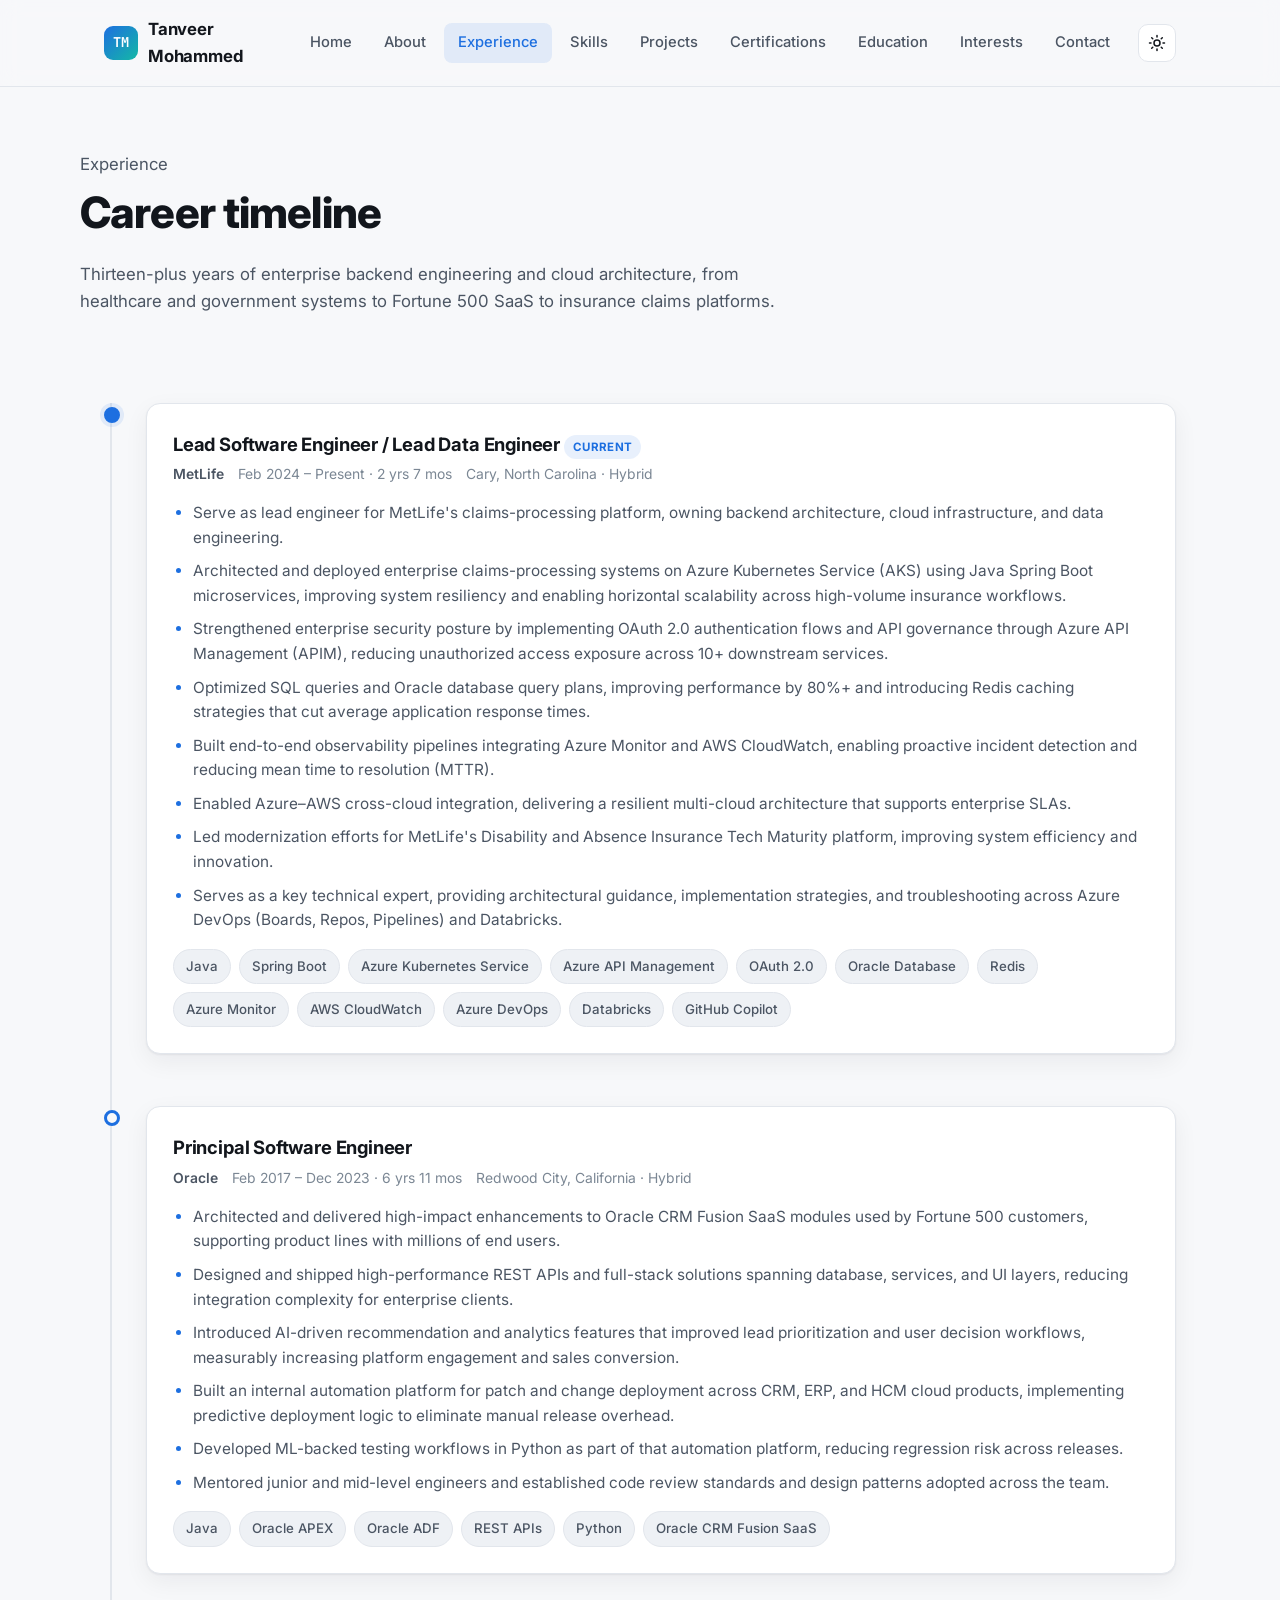
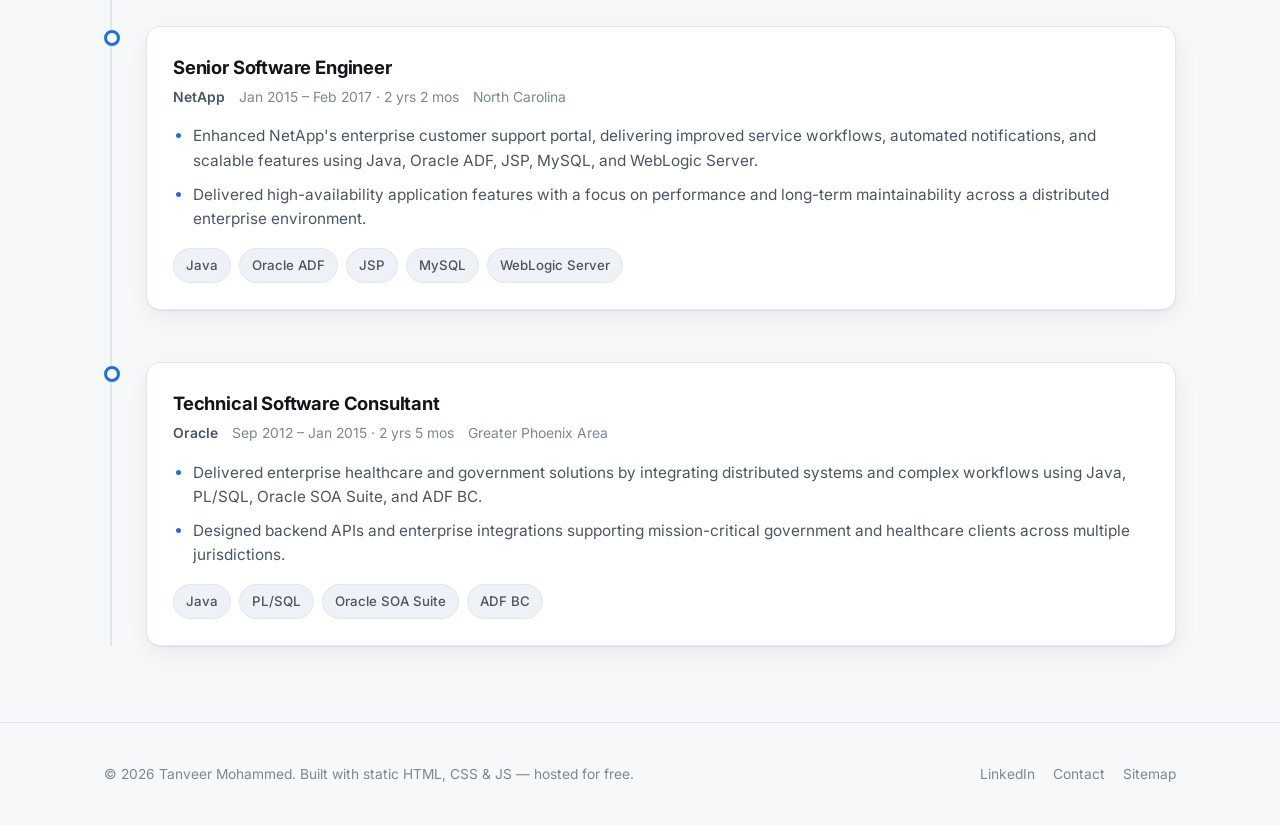
<file: experience.html>
<!DOCTYPE html>
<html lang="en">
<head>
<meta charset="UTF-8" />
  <meta name="viewport" content="width=device-width, initial-scale=1.0" />
  <title>Experience — Tanveer Mohammed</title>
  <meta name="description" content="Career timeline: Lead Software Engineer at MetLife, Principal Software Engineer at Oracle, Senior Software Engineer at NetApp, and Technical Software Consultant at Oracle." />
  <link rel="canonical" href="https://mohammedtanveer.github.io/experience.html" />
  <meta name="author" content="Tanveer Mohammed" />
  <meta name="robots" content="index, follow" />

  <meta property="og:type" content="website" />
  <meta property="og:title" content="Experience — Tanveer Mohammed" />
  <meta property="og:description" content="Career timeline: Lead Software Engineer at MetLife, Principal Software Engineer at Oracle, Senior Software Engineer at NetApp, and Technical Software Consultant at Oracle." />
  <meta property="og:url" content="https://mohammedtanveer.github.io/experience.html" />
  <meta property="og:site_name" content="Tanveer Mohammed" />
  <meta name="twitter:card" content="summary" />
  <meta name="twitter:title" content="Experience — Tanveer Mohammed" />
  <meta name="twitter:description" content="Career timeline: Lead Software Engineer at MetLife, Principal Software Engineer at Oracle, Senior Software Engineer at NetApp, and Technical Software Consultant at Oracle." />

  <link rel="icon" href="assets/img/favicon.svg" type="image/svg+xml" />
  <link rel="preconnect" href="https://fonts.googleapis.com" />
  <link rel="preconnect" href="https://fonts.gstatic.com" crossorigin />
  <link href="https://fonts.googleapis.com/css2?family=Inter:wght@400;500;600;700;800&family=JetBrains+Mono:wght@500&display=swap" rel="stylesheet" />
  <link rel="stylesheet" href="assets/css/style.css" />
</head>
<body>
  <script>document.documentElement.classList.add('js');</script>
  <a class="skip-link" href="#main">Skip to content</a>
  <header class="site-header">
    <nav class="nav" aria-label="Primary">
      <a class="brand" href="index.html">
        <span class="brand-mark">TM</span>
        Tanveer Mohammed
      </a>
      <div class="nav-right">
        <ul class="nav-links" id="nav-links" data-nav-links>
        <li><a href="index.html">Home</a></li>
        <li><a href="about.html">About</a></li>
        <li><a href="experience.html">Experience</a></li>
        <li><a href="skills.html">Skills</a></li>
        <li><a href="projects.html">Projects</a></li>
        <li><a href="certifications.html">Certifications</a></li>
        <li><a href="education.html">Education</a></li>
        <li><a href="interests.html">Interests</a></li>
        <li><a href="contact.html">Contact</a></li>
        </ul>
        <button class="theme-toggle" type="button" data-theme-toggle aria-label="Toggle dark and light mode">
          <svg class="icon-sun" viewBox="0 0 24 24" fill="none" stroke="currentColor" stroke-width="2" stroke-linecap="round" stroke-linejoin="round" aria-hidden="true"><circle cx="12" cy="12" r="4"></circle><path d="M12 2v2M12 20v2M4.93 4.93l1.41 1.41M17.66 17.66l1.41 1.41M2 12h2M20 12h2M4.93 19.07l1.41-1.41M17.66 6.34l1.41-1.41"/></svg>
          <svg class="icon-moon" viewBox="0 0 24 24" fill="none" stroke="currentColor" stroke-width="2" stroke-linecap="round" stroke-linejoin="round" aria-hidden="true"><path d="M21 12.79A9 9 0 1 1 11.21 3 7 7 0 0 0 21 12.79Z"/></svg>
        </button>
        <button class="nav-toggle" type="button" data-nav-toggle aria-expanded="false" aria-controls="nav-links" aria-label="Toggle navigation menu">
          <svg viewBox="0 0 24 24" fill="none" stroke="currentColor" stroke-width="2" stroke-linecap="round" stroke-linejoin="round" aria-hidden="true"><line x1="3" y1="6" x2="21" y2="6"/><line x1="3" y1="12" x2="21" y2="12"/><line x1="3" y1="18" x2="21" y2="18"/></svg>
        </button>
      </div>
    </nav>
  </header>

  <main id="main">

    <section class="page-hero container reveal in-view">
      <p class="kicker">Experience</p>
      <h1>Career timeline</h1>
      <p>Thirteen-plus years of enterprise backend engineering and cloud architecture, from healthcare and government systems to Fortune 500 SaaS to insurance claims platforms.</p>
    </section>

    <section class="section reveal">
      <div class="container">
        <div class="timeline">

      <div class="timeline-item current">
        <span class="timeline-dot"></span>
        <div class="card">
          <h3 class="role-title">Lead Software Engineer / Lead Data Engineer <span class="badge-current">Current</span></h3>
          <div class="role-meta">
            <span><strong>MetLife</strong></span>
            <span>Feb 2024 – Present · 2 yrs 7 mos</span>
            <span>Cary, North Carolina · Hybrid</span>
          </div>
          <ul class="role-list">
          <li>Serve as lead engineer for MetLife's claims-processing platform, owning backend architecture, cloud infrastructure, and data engineering.</li>
          <li>Architected and deployed enterprise claims-processing systems on Azure Kubernetes Service (AKS) using Java Spring Boot microservices, improving system resiliency and enabling horizontal scalability across high-volume insurance workflows.</li>
          <li>Strengthened enterprise security posture by implementing OAuth 2.0 authentication flows and API governance through Azure API Management (APIM), reducing unauthorized access exposure across 10+ downstream services.</li>
          <li>Optimized SQL queries and Oracle database query plans, improving performance by 80%+ and introducing Redis caching strategies that cut average application response times.</li>
          <li>Built end-to-end observability pipelines integrating Azure Monitor and AWS CloudWatch, enabling proactive incident detection and reducing mean time to resolution (MTTR).</li>
          <li>Enabled Azure–AWS cross-cloud integration, delivering a resilient multi-cloud architecture that supports enterprise SLAs.</li>
          <li>Led modernization efforts for MetLife's Disability and Absence Insurance Tech Maturity platform, improving system efficiency and innovation.</li>
          <li>Serves as a key technical expert, providing architectural guidance, implementation strategies, and troubleshooting across Azure DevOps (Boards, Repos, Pipelines) and Databricks.</li>
          </ul>
          <div class="tag-row">
          <span class="tag">Java</span>
          <span class="tag">Spring Boot</span>
          <span class="tag">Azure Kubernetes Service</span>
          <span class="tag">Azure API Management</span>
          <span class="tag">OAuth 2.0</span>
          <span class="tag">Oracle Database</span>
          <span class="tag">Redis</span>
          <span class="tag">Azure Monitor</span>
          <span class="tag">AWS CloudWatch</span>
          <span class="tag">Azure DevOps</span>
          <span class="tag">Databricks</span>
          <span class="tag">GitHub Copilot</span>
          </div>
        </div>
      </div>

      <div class="timeline-item">
        <span class="timeline-dot"></span>
        <div class="card">
          <h3 class="role-title">Principal Software Engineer </h3>
          <div class="role-meta">
            <span><strong>Oracle</strong></span>
            <span>Feb 2017 – Dec 2023 · 6 yrs 11 mos</span>
            <span>Redwood City, California · Hybrid</span>
          </div>
          <ul class="role-list">
          <li>Architected and delivered high-impact enhancements to Oracle CRM Fusion SaaS modules used by Fortune 500 customers, supporting product lines with millions of end users.</li>
          <li>Designed and shipped high-performance REST APIs and full-stack solutions spanning database, services, and UI layers, reducing integration complexity for enterprise clients.</li>
          <li>Introduced AI-driven recommendation and analytics features that improved lead prioritization and user decision workflows, measurably increasing platform engagement and sales conversion.</li>
          <li>Built an internal automation platform for patch and change deployment across CRM, ERP, and HCM cloud products, implementing predictive deployment logic to eliminate manual release overhead.</li>
          <li>Developed ML-backed testing workflows in Python as part of that automation platform, reducing regression risk across releases.</li>
          <li>Mentored junior and mid-level engineers and established code review standards and design patterns adopted across the team.</li>
          </ul>
          <div class="tag-row">
          <span class="tag">Java</span>
          <span class="tag">Oracle APEX</span>
          <span class="tag">Oracle ADF</span>
          <span class="tag">REST APIs</span>
          <span class="tag">Python</span>
          <span class="tag">Oracle CRM Fusion SaaS</span>
          </div>
        </div>
      </div>

      <div class="timeline-item">
        <span class="timeline-dot"></span>
        <div class="card">
          <h3 class="role-title">Senior Software Engineer </h3>
          <div class="role-meta">
            <span><strong>NetApp</strong></span>
            <span>Jan 2015 – Feb 2017 · 2 yrs 2 mos</span>
            <span>North Carolina</span>
          </div>
          <ul class="role-list">
          <li>Enhanced NetApp's enterprise customer support portal, delivering improved service workflows, automated notifications, and scalable features using Java, Oracle ADF, JSP, MySQL, and WebLogic Server.</li>
          <li>Delivered high-availability application features with a focus on performance and long-term maintainability across a distributed enterprise environment.</li>
          </ul>
          <div class="tag-row">
          <span class="tag">Java</span>
          <span class="tag">Oracle ADF</span>
          <span class="tag">JSP</span>
          <span class="tag">MySQL</span>
          <span class="tag">WebLogic Server</span>
          </div>
        </div>
      </div>

      <div class="timeline-item">
        <span class="timeline-dot"></span>
        <div class="card">
          <h3 class="role-title">Technical Software Consultant </h3>
          <div class="role-meta">
            <span><strong>Oracle</strong></span>
            <span>Sep 2012 – Jan 2015 · 2 yrs 5 mos</span>
            <span>Greater Phoenix Area</span>
          </div>
          <ul class="role-list">
          <li>Delivered enterprise healthcare and government solutions by integrating distributed systems and complex workflows using Java, PL/SQL, Oracle SOA Suite, and ADF BC.</li>
          <li>Designed backend APIs and enterprise integrations supporting mission-critical government and healthcare clients across multiple jurisdictions.</li>
          </ul>
          <div class="tag-row">
          <span class="tag">Java</span>
          <span class="tag">PL/SQL</span>
          <span class="tag">Oracle SOA Suite</span>
          <span class="tag">ADF BC</span>
          </div>
        </div>
      </div>
        </div>
      </div>
    </section>

  </main>
  <footer class="site-footer">
    <div class="container footer-inner">
      <p>&copy; <span data-year>2026</span> Tanveer Mohammed. Built with static HTML, CSS &amp; JS — hosted for free.</p>
      <div class="footer-links">
        <a href="https://www.linkedin.com/in/mohammedtanveer/" target="_blank" rel="noopener noreferrer">LinkedIn</a>
        <a href="contact.html">Contact</a>
        <a href="sitemap.xml">Sitemap</a>
      </div>
    </div>
  </footer>
  <script src="assets/js/main.js"></script>

</body>
</html>
</file>
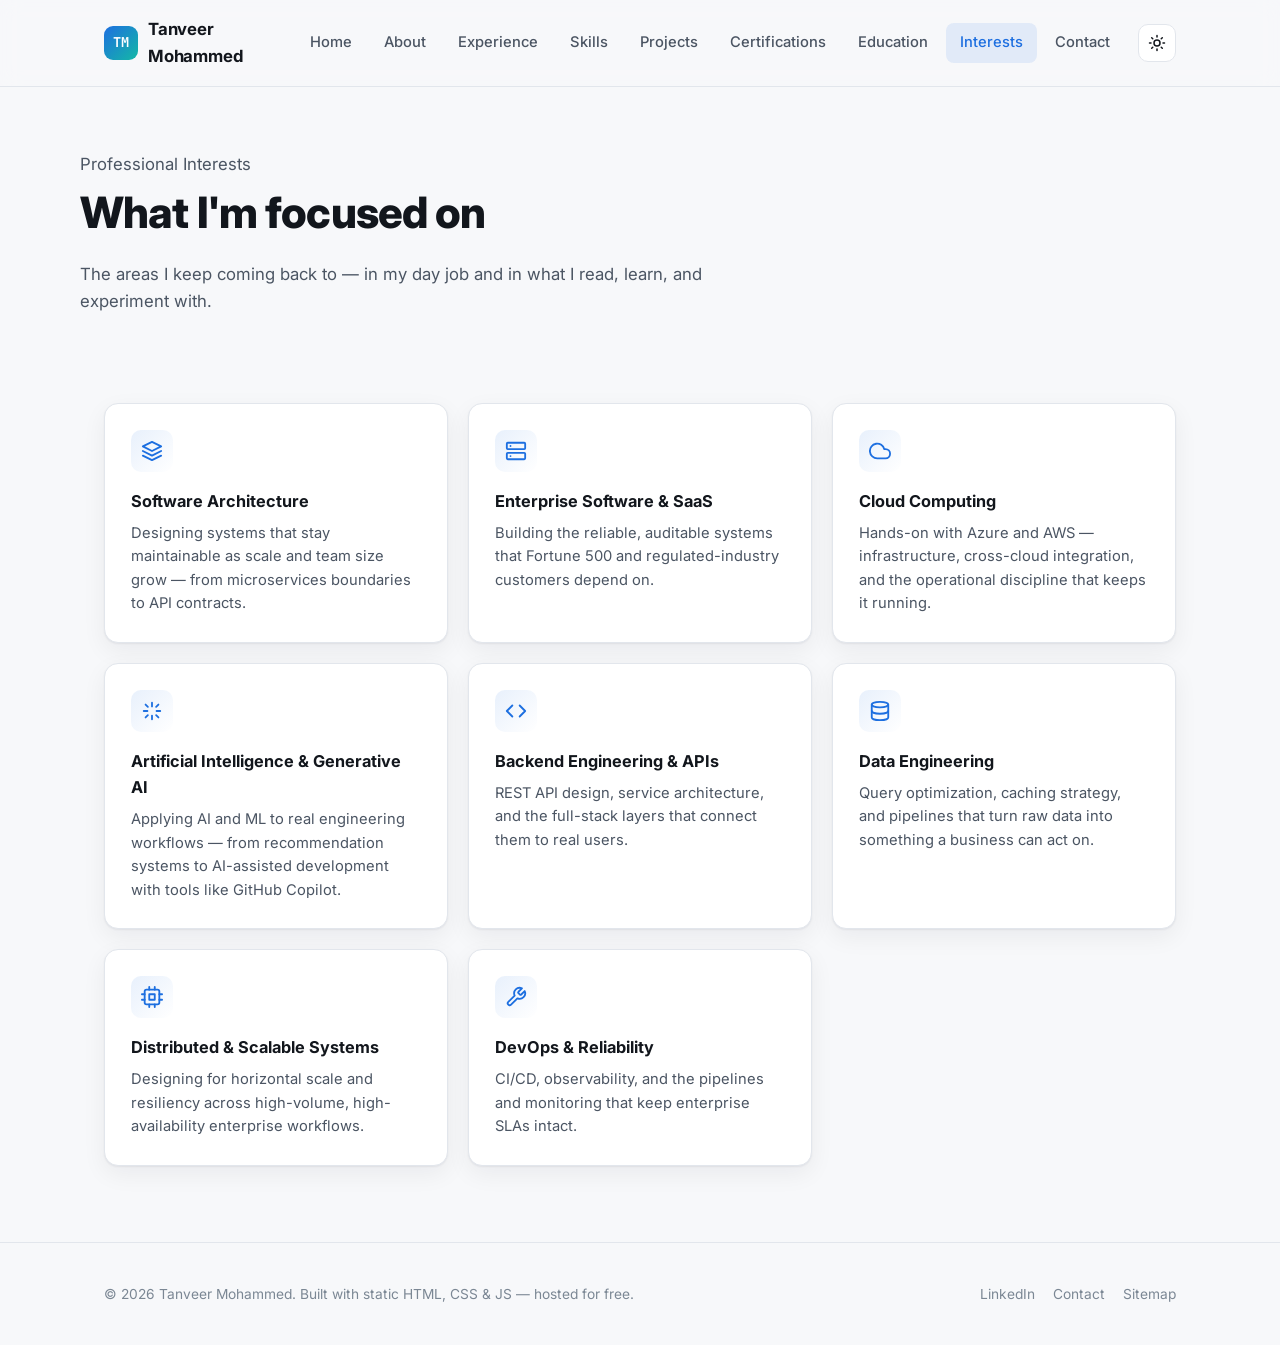
<file: interests.html>
<!DOCTYPE html>
<html lang="en">
<head>
<meta charset="UTF-8" />
  <meta name="viewport" content="width=device-width, initial-scale=1.0" />
  <title>Professional Interests — Tanveer Mohammed</title>
  <meta name="description" content="Tanveer Mohammed's professional interests: software architecture, cloud computing, generative AI, backend engineering, and distributed systems." />
  <link rel="canonical" href="https://mohammedtanveer.github.io/interests.html" />
  <meta name="author" content="Tanveer Mohammed" />
  <meta name="robots" content="index, follow" />

  <meta property="og:type" content="website" />
  <meta property="og:title" content="Professional Interests — Tanveer Mohammed" />
  <meta property="og:description" content="Tanveer Mohammed's professional interests: software architecture, cloud computing, generative AI, backend engineering, and distributed systems." />
  <meta property="og:url" content="https://mohammedtanveer.github.io/interests.html" />
  <meta property="og:site_name" content="Tanveer Mohammed" />
  <meta name="twitter:card" content="summary" />
  <meta name="twitter:title" content="Professional Interests — Tanveer Mohammed" />
  <meta name="twitter:description" content="Tanveer Mohammed's professional interests: software architecture, cloud computing, generative AI, backend engineering, and distributed systems." />

  <link rel="icon" href="assets/img/favicon.svg" type="image/svg+xml" />
  <link rel="preconnect" href="https://fonts.googleapis.com" />
  <link rel="preconnect" href="https://fonts.gstatic.com" crossorigin />
  <link href="https://fonts.googleapis.com/css2?family=Inter:wght@400;500;600;700;800&family=JetBrains+Mono:wght@500&display=swap" rel="stylesheet" />
  <link rel="stylesheet" href="assets/css/style.css" />
</head>
<body>
  <script>document.documentElement.classList.add('js');</script>
  <a class="skip-link" href="#main">Skip to content</a>
  <header class="site-header">
    <nav class="nav" aria-label="Primary">
      <a class="brand" href="index.html">
        <span class="brand-mark">TM</span>
        Tanveer Mohammed
      </a>
      <div class="nav-right">
        <ul class="nav-links" id="nav-links" data-nav-links>
        <li><a href="index.html">Home</a></li>
        <li><a href="about.html">About</a></li>
        <li><a href="experience.html">Experience</a></li>
        <li><a href="skills.html">Skills</a></li>
        <li><a href="projects.html">Projects</a></li>
        <li><a href="certifications.html">Certifications</a></li>
        <li><a href="education.html">Education</a></li>
        <li><a href="interests.html">Interests</a></li>
        <li><a href="contact.html">Contact</a></li>
        </ul>
        <button class="theme-toggle" type="button" data-theme-toggle aria-label="Toggle dark and light mode">
          <svg class="icon-sun" viewBox="0 0 24 24" fill="none" stroke="currentColor" stroke-width="2" stroke-linecap="round" stroke-linejoin="round" aria-hidden="true"><circle cx="12" cy="12" r="4"></circle><path d="M12 2v2M12 20v2M4.93 4.93l1.41 1.41M17.66 17.66l1.41 1.41M2 12h2M20 12h2M4.93 19.07l1.41-1.41M17.66 6.34l1.41-1.41"/></svg>
          <svg class="icon-moon" viewBox="0 0 24 24" fill="none" stroke="currentColor" stroke-width="2" stroke-linecap="round" stroke-linejoin="round" aria-hidden="true"><path d="M21 12.79A9 9 0 1 1 11.21 3 7 7 0 0 0 21 12.79Z"/></svg>
        </button>
        <button class="nav-toggle" type="button" data-nav-toggle aria-expanded="false" aria-controls="nav-links" aria-label="Toggle navigation menu">
          <svg viewBox="0 0 24 24" fill="none" stroke="currentColor" stroke-width="2" stroke-linecap="round" stroke-linejoin="round" aria-hidden="true"><line x1="3" y1="6" x2="21" y2="6"/><line x1="3" y1="12" x2="21" y2="12"/><line x1="3" y1="18" x2="21" y2="18"/></svg>
        </button>
      </div>
    </nav>
  </header>

  <main id="main">

    <section class="page-hero container reveal in-view">
      <p class="kicker">Professional Interests</p>
      <h1>What I'm focused on</h1>
      <p>The areas I keep coming back to — in my day job and in what I read, learn, and experiment with.</p>
    </section>

    <section class="section reveal">
      <div class="container">
        <div class="grid grid-3">

      <div class="card interest-card reveal">
        <div class="ic"><svg viewBox="0 0 24 24" fill="none" stroke="currentColor" stroke-width="2" stroke-linecap="round" stroke-linejoin="round"><polygon points="12 2 2 7 12 12 22 7 12 2"/><polyline points="2 17 12 22 22 17"/><polyline points="2 12 12 17 22 12"/></svg></div>
        <h3>Software Architecture</h3>
        <p>Designing systems that stay maintainable as scale and team size grow — from microservices boundaries to API contracts.</p>
      </div>

      <div class="card interest-card reveal">
        <div class="ic"><svg viewBox="0 0 24 24" fill="none" stroke="currentColor" stroke-width="2" stroke-linecap="round" stroke-linejoin="round"><rect x="2" y="3" width="20" height="7" rx="1"/><rect x="2" y="14" width="20" height="7" rx="1"/><line x1="6" y1="6.5" x2="6.01" y2="6.5"/><line x1="6" y1="17.5" x2="6.01" y2="17.5"/></svg></div>
        <h3>Enterprise Software &amp; SaaS</h3>
        <p>Building the reliable, auditable systems that Fortune 500 and regulated-industry customers depend on.</p>
      </div>

      <div class="card interest-card reveal">
        <div class="ic"><svg viewBox="0 0 24 24" fill="none" stroke="currentColor" stroke-width="2" stroke-linecap="round" stroke-linejoin="round"><path d="M18 10h-1.26A8 8 0 1 0 9 20h9a5 5 0 0 0 0-10z"/></svg></div>
        <h3>Cloud Computing</h3>
        <p>Hands-on with Azure and AWS — infrastructure, cross-cloud integration, and the operational discipline that keeps it running.</p>
      </div>

      <div class="card interest-card reveal">
        <div class="ic"><svg viewBox="0 0 24 24" fill="none" stroke="currentColor" stroke-width="2" stroke-linecap="round" stroke-linejoin="round"><path d="M12 3v4M12 17v4M5 5l2.5 2.5M16.5 16.5L19 19M3 12h4M17 12h4M5 19l2.5-2.5M16.5 7.5L19 5"/></svg></div>
        <h3>Artificial Intelligence &amp; Generative AI</h3>
        <p>Applying AI and ML to real engineering workflows — from recommendation systems to AI-assisted development with tools like GitHub Copilot.</p>
      </div>

      <div class="card interest-card reveal">
        <div class="ic"><svg viewBox="0 0 24 24" fill="none" stroke="currentColor" stroke-width="2" stroke-linecap="round" stroke-linejoin="round"><polyline points="16 18 22 12 16 6"/><polyline points="8 6 2 12 8 18"/></svg></div>
        <h3>Backend Engineering &amp; APIs</h3>
        <p>REST API design, service architecture, and the full-stack layers that connect them to real users.</p>
      </div>

      <div class="card interest-card reveal">
        <div class="ic"><svg viewBox="0 0 24 24" fill="none" stroke="currentColor" stroke-width="2" stroke-linecap="round" stroke-linejoin="round"><ellipse cx="12" cy="5" rx="9" ry="3"/><path d="M3 5v14c0 1.66 4.03 3 9 3s9-1.34 9-3V5"/><path d="M3 12c0 1.66 4.03 3 9 3s9-1.34 9-3"/></svg></div>
        <h3>Data Engineering</h3>
        <p>Query optimization, caching strategy, and pipelines that turn raw data into something a business can act on.</p>
      </div>

      <div class="card interest-card reveal">
        <div class="ic"><svg viewBox="0 0 24 24" fill="none" stroke="currentColor" stroke-width="2" stroke-linecap="round" stroke-linejoin="round"><rect x="4" y="4" width="16" height="16" rx="2"/><rect x="9" y="9" width="6" height="6"/><path d="M9 1v3M15 1v3M9 20v3M15 20v3M1 9h3M1 15h3M20 9h3M20 15h3"/></svg></div>
        <h3>Distributed &amp; Scalable Systems</h3>
        <p>Designing for horizontal scale and resiliency across high-volume, high-availability enterprise workflows.</p>
      </div>

      <div class="card interest-card reveal">
        <div class="ic"><svg viewBox="0 0 24 24" fill="none" stroke="currentColor" stroke-width="2" stroke-linecap="round" stroke-linejoin="round"><path d="M14.7 6.3a1 1 0 0 0 0 1.4l1.6 1.6a1 1 0 0 0 1.4 0l3.77-3.77a6 6 0 0 1-7.94 7.94l-6.91 6.91a2.12 2.12 0 0 1-3-3l6.91-6.91a6 6 0 0 1 7.94-7.94l-3.76 3.76z"/></svg></div>
        <h3>DevOps &amp; Reliability</h3>
        <p>CI/CD, observability, and the pipelines and monitoring that keep enterprise SLAs intact.</p>
      </div>
        </div>
      </div>
    </section>

  </main>
  <footer class="site-footer">
    <div class="container footer-inner">
      <p>&copy; <span data-year>2026</span> Tanveer Mohammed. Built with static HTML, CSS &amp; JS — hosted for free.</p>
      <div class="footer-links">
        <a href="https://www.linkedin.com/in/mohammedtanveer/" target="_blank" rel="noopener noreferrer">LinkedIn</a>
        <a href="contact.html">Contact</a>
        <a href="sitemap.xml">Sitemap</a>
      </div>
    </div>
  </footer>
  <script src="assets/js/main.js"></script>

</body>
</html>
</file>
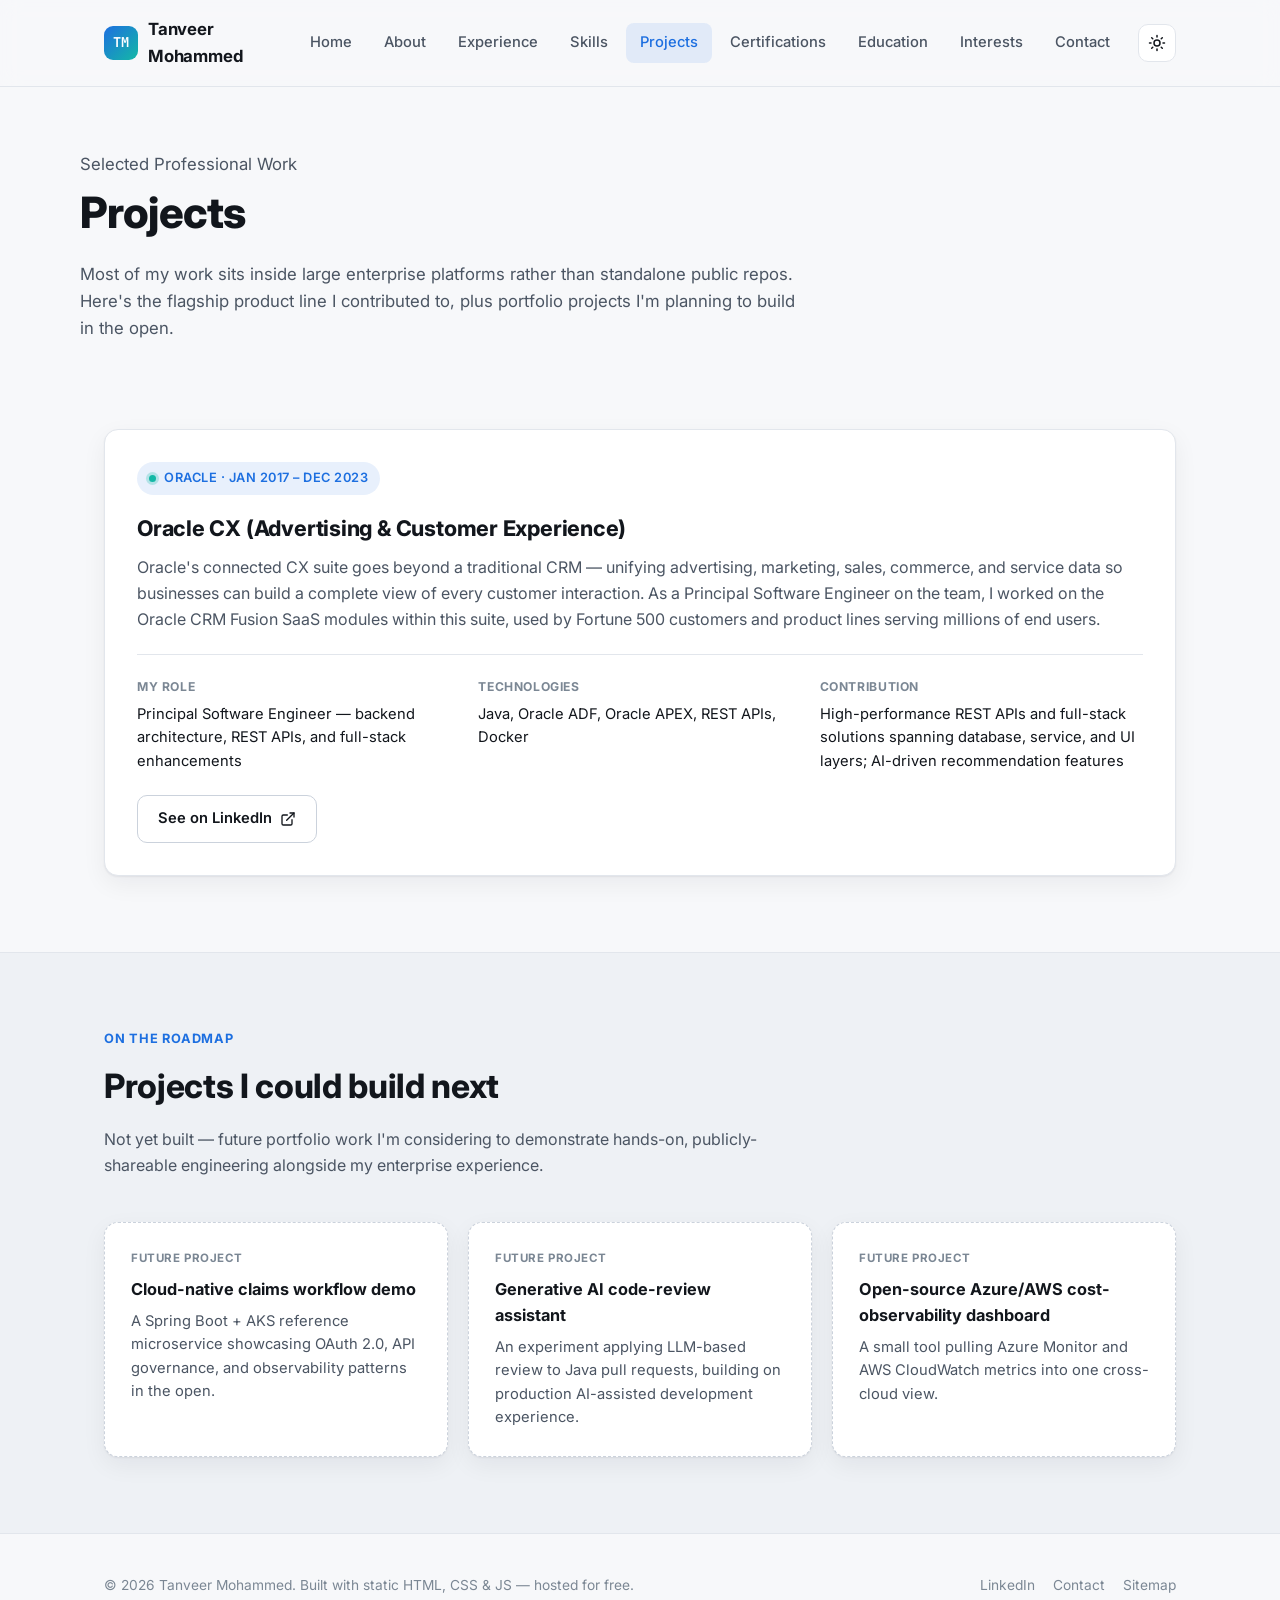
<file: projects.html>
<!DOCTYPE html>
<html lang="en">
<head>
<meta charset="UTF-8" />
  <meta name="viewport" content="width=device-width, initial-scale=1.0" />
  <title>Projects — Tanveer Mohammed</title>
  <meta name="description" content="Selected professional work from Tanveer Mohammed's career, including Oracle CX (Advertising and Customer Experience), plus planned future portfolio projects." />
  <link rel="canonical" href="https://mohammedtanveer.github.io/projects.html" />
  <meta name="author" content="Tanveer Mohammed" />
  <meta name="robots" content="index, follow" />

  <meta property="og:type" content="website" />
  <meta property="og:title" content="Projects — Tanveer Mohammed" />
  <meta property="og:description" content="Selected professional work from Tanveer Mohammed's career, including Oracle CX (Advertising and Customer Experience), plus planned future portfolio projects." />
  <meta property="og:url" content="https://mohammedtanveer.github.io/projects.html" />
  <meta property="og:site_name" content="Tanveer Mohammed" />
  <meta name="twitter:card" content="summary" />
  <meta name="twitter:title" content="Projects — Tanveer Mohammed" />
  <meta name="twitter:description" content="Selected professional work from Tanveer Mohammed's career, including Oracle CX (Advertising and Customer Experience), plus planned future portfolio projects." />

  <link rel="icon" href="assets/img/favicon.svg" type="image/svg+xml" />
  <link rel="preconnect" href="https://fonts.googleapis.com" />
  <link rel="preconnect" href="https://fonts.gstatic.com" crossorigin />
  <link href="https://fonts.googleapis.com/css2?family=Inter:wght@400;500;600;700;800&family=JetBrains+Mono:wght@500&display=swap" rel="stylesheet" />
  <link rel="stylesheet" href="assets/css/style.css" />
</head>
<body>
  <script>document.documentElement.classList.add('js');</script>
  <a class="skip-link" href="#main">Skip to content</a>
  <header class="site-header">
    <nav class="nav" aria-label="Primary">
      <a class="brand" href="index.html">
        <span class="brand-mark">TM</span>
        Tanveer Mohammed
      </a>
      <div class="nav-right">
        <ul class="nav-links" id="nav-links" data-nav-links>
        <li><a href="index.html">Home</a></li>
        <li><a href="about.html">About</a></li>
        <li><a href="experience.html">Experience</a></li>
        <li><a href="skills.html">Skills</a></li>
        <li><a href="projects.html">Projects</a></li>
        <li><a href="certifications.html">Certifications</a></li>
        <li><a href="education.html">Education</a></li>
        <li><a href="interests.html">Interests</a></li>
        <li><a href="contact.html">Contact</a></li>
        </ul>
        <button class="theme-toggle" type="button" data-theme-toggle aria-label="Toggle dark and light mode">
          <svg class="icon-sun" viewBox="0 0 24 24" fill="none" stroke="currentColor" stroke-width="2" stroke-linecap="round" stroke-linejoin="round" aria-hidden="true"><circle cx="12" cy="12" r="4"></circle><path d="M12 2v2M12 20v2M4.93 4.93l1.41 1.41M17.66 17.66l1.41 1.41M2 12h2M20 12h2M4.93 19.07l1.41-1.41M17.66 6.34l1.41-1.41"/></svg>
          <svg class="icon-moon" viewBox="0 0 24 24" fill="none" stroke="currentColor" stroke-width="2" stroke-linecap="round" stroke-linejoin="round" aria-hidden="true"><path d="M21 12.79A9 9 0 1 1 11.21 3 7 7 0 0 0 21 12.79Z"/></svg>
        </button>
        <button class="nav-toggle" type="button" data-nav-toggle aria-expanded="false" aria-controls="nav-links" aria-label="Toggle navigation menu">
          <svg viewBox="0 0 24 24" fill="none" stroke="currentColor" stroke-width="2" stroke-linecap="round" stroke-linejoin="round" aria-hidden="true"><line x1="3" y1="6" x2="21" y2="6"/><line x1="3" y1="12" x2="21" y2="12"/><line x1="3" y1="18" x2="21" y2="18"/></svg>
        </button>
      </div>
    </nav>
  </header>

  <main id="main">

    <section class="page-hero container reveal in-view">
      <p class="kicker">Selected Professional Work</p>
      <h1>Projects</h1>
      <p>Most of my work sits inside large enterprise platforms rather than standalone public repos. Here's the flagship product line I contributed to, plus portfolio projects I'm planning to build in the open.</p>
    </section>

    <section class="section reveal">
      <div class="container">
        <div class="card project-card reveal">
          <span class="eyebrow"><span class="dot"></span>Oracle · Jan 2017 – Dec 2023</span>
          <h3>Oracle CX (Advertising &amp; Customer Experience)</h3>
          <p>Oracle's connected CX suite goes beyond a traditional CRM — unifying advertising, marketing, sales, commerce, and service data so businesses can build a complete view of every customer interaction. As a Principal Software Engineer on the team, I worked on the Oracle CRM Fusion SaaS modules within this suite, used by Fortune 500 customers and product lines serving millions of end users.</p>
          <dl class="project-meta-grid">
            <div>
              <dt>My Role</dt>
              <dd>Principal Software Engineer — backend architecture, REST APIs, and full-stack enhancements</dd>
            </div>
            <div>
              <dt>Technologies</dt>
              <dd>Java, Oracle ADF, Oracle APEX, REST APIs, Docker</dd>
            </div>
            <div>
              <dt>Contribution</dt>
              <dd>High-performance REST APIs and full-stack solutions spanning database, service, and UI layers; AI-driven recommendation features</dd>
            </div>
          </dl>
          <a class="btn btn-secondary" href="https://www.linkedin.com/in/mohammedtanveer/" target="_blank" rel="noopener noreferrer">See on LinkedIn <svg viewBox="0 0 24 24" fill="none" stroke="currentColor" stroke-width="2" stroke-linecap="round" stroke-linejoin="round"><path d="M18 13v6a2 2 0 0 1-2 2H5a2 2 0 0 1-2-2V8a2 2 0 0 1 2-2h6"/><polyline points="15 3 21 3 21 9"/><line x1="10" y1="14" x2="21" y2="3"/></svg></a>
        </div>
      </div>
    </section>

    <section class="section alt reveal">
      <div class="container">
        <div class="section-head">
          <p class="kicker">On the roadmap</p>
          <h2>Projects I could build next</h2>
          <p>Not yet built — future portfolio work I'm considering to demonstrate hands-on, publicly-shareable engineering alongside my enterprise experience.</p>
        </div>
        <div class="grid grid-3">
          <div class="card future-card reveal">
            <span class="kicker-inline">Future project</span>
            <h3 style="margin:0 0 8px;font-size:1.02rem;">Cloud-native claims workflow demo</h3>
            <p style="margin:0;color:var(--text-muted);font-size:0.92rem;">A Spring Boot + AKS reference microservice showcasing OAuth 2.0, API governance, and observability patterns in the open.</p>
          </div>
          <div class="card future-card reveal">
            <span class="kicker-inline">Future project</span>
            <h3 style="margin:0 0 8px;font-size:1.02rem;">Generative AI code-review assistant</h3>
            <p style="margin:0;color:var(--text-muted);font-size:0.92rem;">An experiment applying LLM-based review to Java pull requests, building on production AI-assisted development experience.</p>
          </div>
          <div class="card future-card reveal">
            <span class="kicker-inline">Future project</span>
            <h3 style="margin:0 0 8px;font-size:1.02rem;">Open-source Azure/AWS cost-observability dashboard</h3>
            <p style="margin:0;color:var(--text-muted);font-size:0.92rem;">A small tool pulling Azure Monitor and AWS CloudWatch metrics into one cross-cloud view.</p>
          </div>
        </div>
      </div>
    </section>

  </main>
  <footer class="site-footer">
    <div class="container footer-inner">
      <p>&copy; <span data-year>2026</span> Tanveer Mohammed. Built with static HTML, CSS &amp; JS — hosted for free.</p>
      <div class="footer-links">
        <a href="https://www.linkedin.com/in/mohammedtanveer/" target="_blank" rel="noopener noreferrer">LinkedIn</a>
        <a href="contact.html">Contact</a>
        <a href="sitemap.xml">Sitemap</a>
      </div>
    </div>
  </footer>
  <script src="assets/js/main.js"></script>

</body>
</html>
</file>
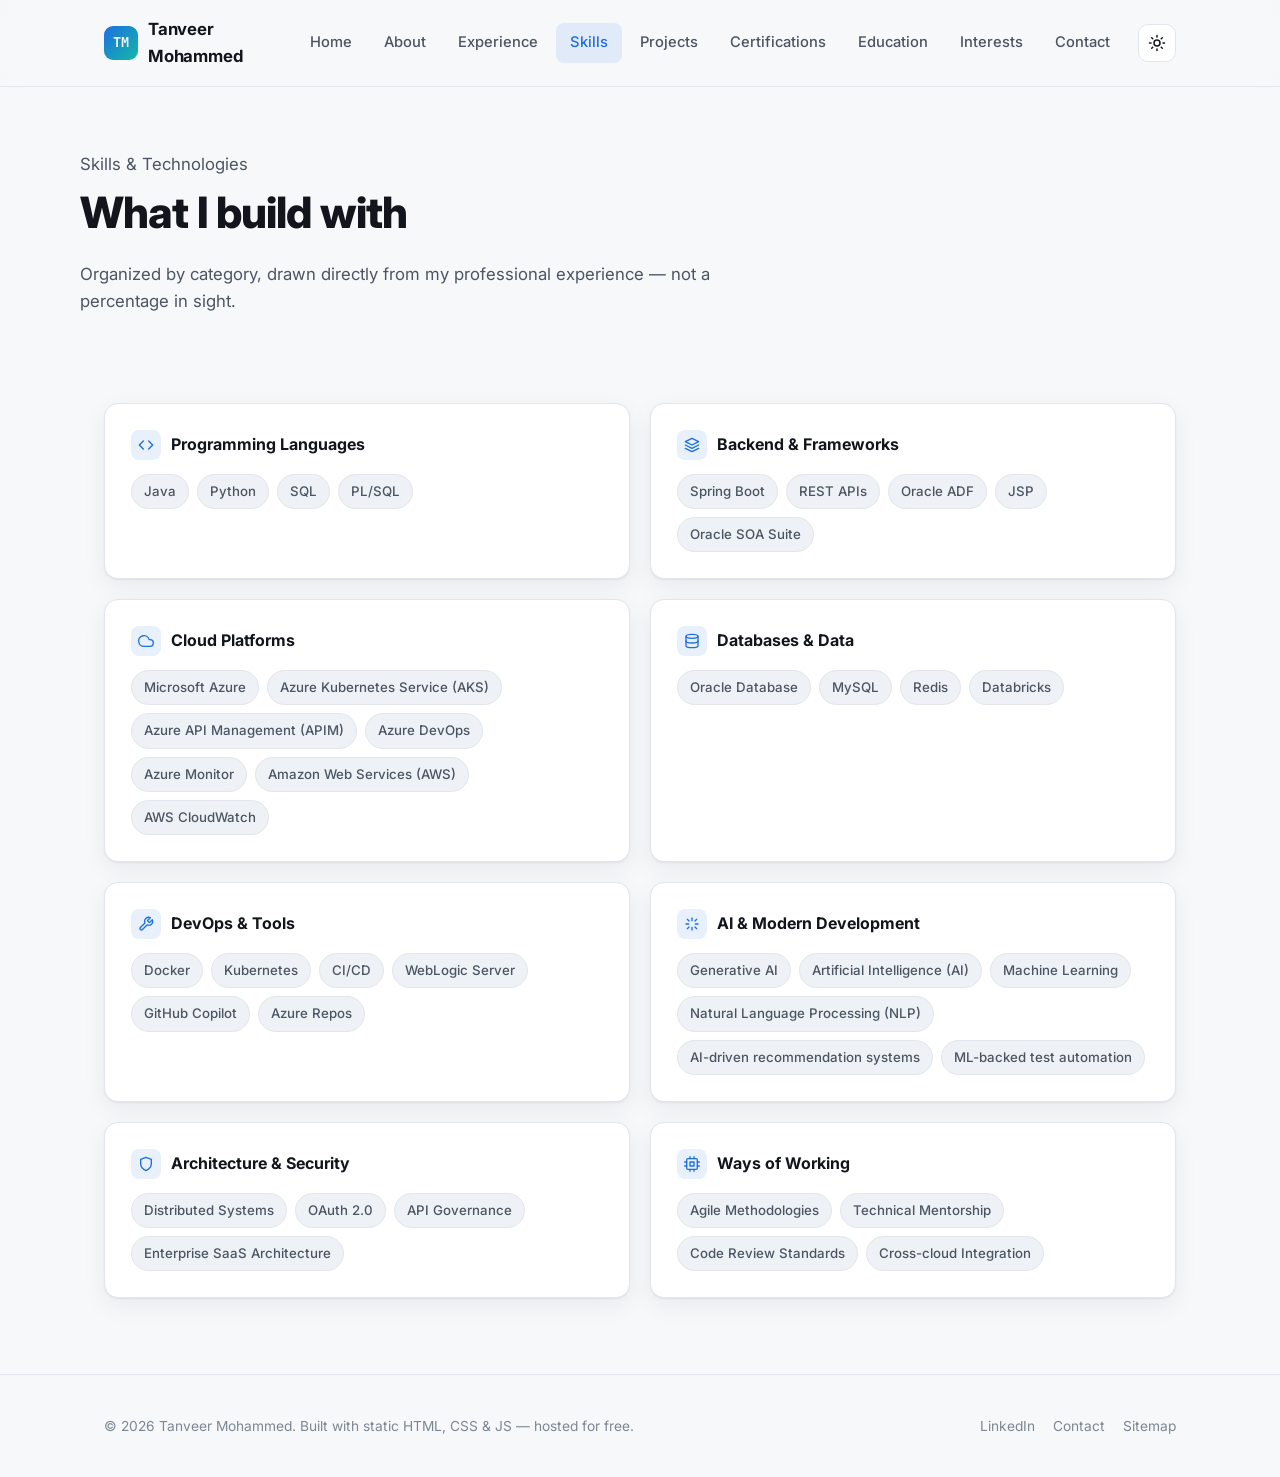
<file: skills.html>
<!DOCTYPE html>
<html lang="en">
<head>
<meta charset="UTF-8" />
  <meta name="viewport" content="width=device-width, initial-scale=1.0" />
  <title>Skills & Technologies — Tanveer Mohammed</title>
  <meta name="description" content="Java, Spring Boot, Microsoft Azure, AWS, Oracle Database, Generative AI and the rest of the technology stack Tanveer Mohammed works in day to day." />
  <link rel="canonical" href="https://mohammedtanveer.github.io/skills.html" />
  <meta name="author" content="Tanveer Mohammed" />
  <meta name="robots" content="index, follow" />

  <meta property="og:type" content="website" />
  <meta property="og:title" content="Skills & Technologies — Tanveer Mohammed" />
  <meta property="og:description" content="Java, Spring Boot, Microsoft Azure, AWS, Oracle Database, Generative AI and the rest of the technology stack Tanveer Mohammed works in day to day." />
  <meta property="og:url" content="https://mohammedtanveer.github.io/skills.html" />
  <meta property="og:site_name" content="Tanveer Mohammed" />
  <meta name="twitter:card" content="summary" />
  <meta name="twitter:title" content="Skills & Technologies — Tanveer Mohammed" />
  <meta name="twitter:description" content="Java, Spring Boot, Microsoft Azure, AWS, Oracle Database, Generative AI and the rest of the technology stack Tanveer Mohammed works in day to day." />

  <link rel="icon" href="assets/img/favicon.svg" type="image/svg+xml" />
  <link rel="preconnect" href="https://fonts.googleapis.com" />
  <link rel="preconnect" href="https://fonts.gstatic.com" crossorigin />
  <link href="https://fonts.googleapis.com/css2?family=Inter:wght@400;500;600;700;800&family=JetBrains+Mono:wght@500&display=swap" rel="stylesheet" />
  <link rel="stylesheet" href="assets/css/style.css" />
</head>
<body>
  <script>document.documentElement.classList.add('js');</script>
  <a class="skip-link" href="#main">Skip to content</a>
  <header class="site-header">
    <nav class="nav" aria-label="Primary">
      <a class="brand" href="index.html">
        <span class="brand-mark">TM</span>
        Tanveer Mohammed
      </a>
      <div class="nav-right">
        <ul class="nav-links" id="nav-links" data-nav-links>
        <li><a href="index.html">Home</a></li>
        <li><a href="about.html">About</a></li>
        <li><a href="experience.html">Experience</a></li>
        <li><a href="skills.html">Skills</a></li>
        <li><a href="projects.html">Projects</a></li>
        <li><a href="certifications.html">Certifications</a></li>
        <li><a href="education.html">Education</a></li>
        <li><a href="interests.html">Interests</a></li>
        <li><a href="contact.html">Contact</a></li>
        </ul>
        <button class="theme-toggle" type="button" data-theme-toggle aria-label="Toggle dark and light mode">
          <svg class="icon-sun" viewBox="0 0 24 24" fill="none" stroke="currentColor" stroke-width="2" stroke-linecap="round" stroke-linejoin="round" aria-hidden="true"><circle cx="12" cy="12" r="4"></circle><path d="M12 2v2M12 20v2M4.93 4.93l1.41 1.41M17.66 17.66l1.41 1.41M2 12h2M20 12h2M4.93 19.07l1.41-1.41M17.66 6.34l1.41-1.41"/></svg>
          <svg class="icon-moon" viewBox="0 0 24 24" fill="none" stroke="currentColor" stroke-width="2" stroke-linecap="round" stroke-linejoin="round" aria-hidden="true"><path d="M21 12.79A9 9 0 1 1 11.21 3 7 7 0 0 0 21 12.79Z"/></svg>
        </button>
        <button class="nav-toggle" type="button" data-nav-toggle aria-expanded="false" aria-controls="nav-links" aria-label="Toggle navigation menu">
          <svg viewBox="0 0 24 24" fill="none" stroke="currentColor" stroke-width="2" stroke-linecap="round" stroke-linejoin="round" aria-hidden="true"><line x1="3" y1="6" x2="21" y2="6"/><line x1="3" y1="12" x2="21" y2="12"/><line x1="3" y1="18" x2="21" y2="18"/></svg>
        </button>
      </div>
    </nav>
  </header>

  <main id="main">

    <section class="page-hero container reveal in-view">
      <p class="kicker">Skills &amp; Technologies</p>
      <h1>What I build with</h1>
      <p>Organized by category, drawn directly from my professional experience — not a percentage in sight.</p>
    </section>

    <section class="section reveal">
      <div class="container">
        <div class="grid grid-2">

      <div class="card skill-card reveal">
        <h3><span class="ic"><svg viewBox="0 0 24 24" fill="none" stroke="currentColor" stroke-width="2" stroke-linecap="round" stroke-linejoin="round"><polyline points="16 18 22 12 16 6"/><polyline points="8 6 2 12 8 18"/></svg></span>Programming Languages</h3>
        <div class="tag-row">
        <span class="tag">Java</span>
        <span class="tag">Python</span>
        <span class="tag">SQL</span>
        <span class="tag">PL/SQL</span>
        </div>
      </div>

      <div class="card skill-card reveal">
        <h3><span class="ic"><svg viewBox="0 0 24 24" fill="none" stroke="currentColor" stroke-width="2" stroke-linecap="round" stroke-linejoin="round"><polygon points="12 2 2 7 12 12 22 7 12 2"/><polyline points="2 17 12 22 22 17"/><polyline points="2 12 12 17 22 12"/></svg></span>Backend &amp; Frameworks</h3>
        <div class="tag-row">
        <span class="tag">Spring Boot</span>
        <span class="tag">REST APIs</span>
        <span class="tag">Oracle ADF</span>
        <span class="tag">JSP</span>
        <span class="tag">Oracle SOA Suite</span>
        </div>
      </div>

      <div class="card skill-card reveal">
        <h3><span class="ic"><svg viewBox="0 0 24 24" fill="none" stroke="currentColor" stroke-width="2" stroke-linecap="round" stroke-linejoin="round"><path d="M18 10h-1.26A8 8 0 1 0 9 20h9a5 5 0 0 0 0-10z"/></svg></span>Cloud Platforms</h3>
        <div class="tag-row">
        <span class="tag">Microsoft Azure</span>
        <span class="tag">Azure Kubernetes Service (AKS)</span>
        <span class="tag">Azure API Management (APIM)</span>
        <span class="tag">Azure DevOps</span>
        <span class="tag">Azure Monitor</span>
        <span class="tag">Amazon Web Services (AWS)</span>
        <span class="tag">AWS CloudWatch</span>
        </div>
      </div>

      <div class="card skill-card reveal">
        <h3><span class="ic"><svg viewBox="0 0 24 24" fill="none" stroke="currentColor" stroke-width="2" stroke-linecap="round" stroke-linejoin="round"><ellipse cx="12" cy="5" rx="9" ry="3"/><path d="M3 5v14c0 1.66 4.03 3 9 3s9-1.34 9-3V5"/><path d="M3 12c0 1.66 4.03 3 9 3s9-1.34 9-3"/></svg></span>Databases &amp; Data</h3>
        <div class="tag-row">
        <span class="tag">Oracle Database</span>
        <span class="tag">MySQL</span>
        <span class="tag">Redis</span>
        <span class="tag">Databricks</span>
        </div>
      </div>

      <div class="card skill-card reveal">
        <h3><span class="ic"><svg viewBox="0 0 24 24" fill="none" stroke="currentColor" stroke-width="2" stroke-linecap="round" stroke-linejoin="round"><path d="M14.7 6.3a1 1 0 0 0 0 1.4l1.6 1.6a1 1 0 0 0 1.4 0l3.77-3.77a6 6 0 0 1-7.94 7.94l-6.91 6.91a2.12 2.12 0 0 1-3-3l6.91-6.91a6 6 0 0 1 7.94-7.94l-3.76 3.76z"/></svg></span>DevOps &amp; Tools</h3>
        <div class="tag-row">
        <span class="tag">Docker</span>
        <span class="tag">Kubernetes</span>
        <span class="tag">CI/CD</span>
        <span class="tag">WebLogic Server</span>
        <span class="tag">GitHub Copilot</span>
        <span class="tag">Azure Repos</span>
        </div>
      </div>

      <div class="card skill-card reveal">
        <h3><span class="ic"><svg viewBox="0 0 24 24" fill="none" stroke="currentColor" stroke-width="2" stroke-linecap="round" stroke-linejoin="round"><path d="M12 3v4M12 17v4M5 5l2.5 2.5M16.5 16.5L19 19M3 12h4M17 12h4M5 19l2.5-2.5M16.5 7.5L19 5"/></svg></span>AI &amp; Modern Development</h3>
        <div class="tag-row">
        <span class="tag">Generative AI</span>
        <span class="tag">Artificial Intelligence (AI)</span>
        <span class="tag">Machine Learning</span>
        <span class="tag">Natural Language Processing (NLP)</span>
        <span class="tag">AI-driven recommendation systems</span>
        <span class="tag">ML-backed test automation</span>
        </div>
      </div>

      <div class="card skill-card reveal">
        <h3><span class="ic"><svg viewBox="0 0 24 24" fill="none" stroke="currentColor" stroke-width="2" stroke-linecap="round" stroke-linejoin="round"><path d="M12 22s8-4 8-10V5l-8-3-8 3v7c0 6 8 10 8 10Z"/></svg></span>Architecture &amp; Security</h3>
        <div class="tag-row">
        <span class="tag">Distributed Systems</span>
        <span class="tag">OAuth 2.0</span>
        <span class="tag">API Governance</span>
        <span class="tag">Enterprise SaaS Architecture</span>
        </div>
      </div>

      <div class="card skill-card reveal">
        <h3><span class="ic"><svg viewBox="0 0 24 24" fill="none" stroke="currentColor" stroke-width="2" stroke-linecap="round" stroke-linejoin="round"><rect x="4" y="4" width="16" height="16" rx="2"/><rect x="9" y="9" width="6" height="6"/><path d="M9 1v3M15 1v3M9 20v3M15 20v3M1 9h3M1 15h3M20 9h3M20 15h3"/></svg></span>Ways of Working</h3>
        <div class="tag-row">
        <span class="tag">Agile Methodologies</span>
        <span class="tag">Technical Mentorship</span>
        <span class="tag">Code Review Standards</span>
        <span class="tag">Cross-cloud Integration</span>
        </div>
      </div>
        </div>
      </div>
    </section>

  </main>
  <footer class="site-footer">
    <div class="container footer-inner">
      <p>&copy; <span data-year>2026</span> Tanveer Mohammed. Built with static HTML, CSS &amp; JS — hosted for free.</p>
      <div class="footer-links">
        <a href="https://www.linkedin.com/in/mohammedtanveer/" target="_blank" rel="noopener noreferrer">LinkedIn</a>
        <a href="contact.html">Contact</a>
        <a href="sitemap.xml">Sitemap</a>
      </div>
    </div>
  </footer>
  <script src="assets/js/main.js"></script>

</body>
</html>
</file>
<file: assets/css/style.css>
/* ==========================================================================
   Tanveer Mohammed — Portfolio
   Design system: dark-first premium technology aesthetic with light mode.
   ========================================================================== */

:root {
  /* Light theme tokens (default) */
  --bg: #f7f8fa;
  --bg-elevated: #ffffff;
  --bg-subtle: #eef1f5;
  --text: #12161c;
  --text-muted: #4b5563;
  --text-faint: #7b8794;
  --border: #e2e6ec;
  --border-strong: #cbd2dc;
  --accent: #1d6fe0;
  --accent-strong: #0c4fb0;
  --accent-soft: rgba(29, 111, 224, 0.1);
  --accent-2: #14b8a6;
  --shadow: 0 1px 2px rgba(16, 24, 40, 0.06), 0 8px 24px rgba(16, 24, 40, 0.06);
  --shadow-lg: 0 4px 12px rgba(16, 24, 40, 0.08), 0 24px 48px rgba(16, 24, 40, 0.10);
  --radius-sm: 8px;
  --radius-md: 14px;
  --radius-lg: 20px;
  --gradient-hero: radial-gradient(1200px 600px at 80% -10%, rgba(29, 111, 224, 0.14), transparent 60%),
                    radial-gradient(900px 500px at -10% 10%, rgba(20, 184, 166, 0.10), transparent 55%);
  --font-sans: "Inter", -apple-system, BlinkMacSystemFont, "Segoe UI", Roboto, Helvetica, Arial, sans-serif;
  --font-mono: "JetBrains Mono", "SFMono-Regular", Consolas, "Liberation Mono", Menlo, monospace;
  --maxw: 1120px;
}

:root[data-theme="dark"] {
  --bg: #0b0e14;
  --bg-elevated: #111520;
  --bg-subtle: #151a26;
  --text: #eef1f6;
  --text-muted: #a7b0c0;
  --text-faint: #6b7385;
  --border: #232a3a;
  --border-strong: #313a4f;
  --accent: #5b9dff;
  --accent-strong: #8ab6ff;
  --accent-soft: rgba(91, 157, 255, 0.14);
  --accent-2: #2dd4bf;
  --shadow: 0 1px 2px rgba(0, 0, 0, 0.3), 0 8px 24px rgba(0, 0, 0, 0.35);
  --shadow-lg: 0 4px 16px rgba(0, 0, 0, 0.4), 0 32px 64px rgba(0, 0, 0, 0.45);
  --gradient-hero: radial-gradient(1200px 600px at 80% -10%, rgba(91, 157, 255, 0.16), transparent 60%),
                    radial-gradient(900px 500px at -10% 10%, rgba(45, 212, 191, 0.10), transparent 55%);
}

@media (prefers-color-scheme: dark) {
  :root:not([data-theme="light"]) {
    --bg: #0b0e14;
    --bg-elevated: #111520;
    --bg-subtle: #151a26;
    --text: #eef1f6;
    --text-muted: #a7b0c0;
    --text-faint: #6b7385;
    --border: #232a3a;
    --border-strong: #313a4f;
    --accent: #5b9dff;
    --accent-strong: #8ab6ff;
    --accent-soft: rgba(91, 157, 255, 0.14);
    --accent-2: #2dd4bf;
    --shadow: 0 1px 2px rgba(0, 0, 0, 0.3), 0 8px 24px rgba(0, 0, 0, 0.35);
    --shadow-lg: 0 4px 16px rgba(0, 0, 0, 0.4), 0 32px 64px rgba(0, 0, 0, 0.45);
    --gradient-hero: radial-gradient(1200px 600px at 80% -10%, rgba(91, 157, 255, 0.16), transparent 60%),
                      radial-gradient(900px 500px at -10% 10%, rgba(45, 212, 191, 0.10), transparent 55%);
  }
}

* { box-sizing: border-box; }
html { scroll-behavior: smooth; }

body {
  margin: 0;
  background: var(--bg);
  color: var(--text);
  font-family: var(--font-sans);
  font-size: 16px;
  line-height: 1.6;
  -webkit-font-smoothing: antialiased;
  transition: background-color 0.2s ease, color 0.2s ease;
}

img { max-width: 100%; display: block; }
a { color: inherit; }

.container {
  max-width: var(--maxw);
  margin: 0 auto;
  padding: 0 24px;
}

/* Skip link for accessibility */
.skip-link {
  position: absolute;
  left: -9999px;
  top: 0;
  background: var(--accent);
  color: #fff;
  padding: 12px 18px;
  border-radius: 0 0 8px 0;
  z-index: 1000;
  font-weight: 600;
}
.skip-link:focus {
  left: 0;
}

/* ---------- Header / Nav ---------- */
.site-header {
  position: sticky;
  top: 0;
  z-index: 100;
  background: color-mix(in srgb, var(--bg) 88%, transparent);
  backdrop-filter: blur(10px);
  border-bottom: 1px solid var(--border);
}

.nav {
  display: flex;
  align-items: center;
  justify-content: space-between;
  padding: 16px 24px;
  max-width: var(--maxw);
  margin: 0 auto;
}

.brand {
  display: flex;
  align-items: center;
  gap: 10px;
  font-weight: 700;
  font-size: 1.05rem;
  letter-spacing: -0.01em;
  text-decoration: none;
  color: var(--text);
}

.brand-mark {
  width: 34px;
  height: 34px;
  border-radius: 9px;
  background: linear-gradient(135deg, var(--accent), var(--accent-2));
  color: #fff;
  display: flex;
  align-items: center;
  justify-content: center;
  font-family: var(--font-mono);
  font-weight: 700;
  font-size: 0.85rem;
  flex-shrink: 0;
}

.nav-right {
  display: flex;
  align-items: center;
  gap: 14px;
}

.nav-links {
  display: flex;
  align-items: center;
  gap: 4px;
  list-style: none;
  margin: 0;
  padding: 0;
}

.nav-links a {
  display: block;
  padding: 8px 14px;
  border-radius: 8px;
  text-decoration: none;
  color: var(--text-muted);
  font-size: 0.92rem;
  font-weight: 500;
  transition: background-color 0.15s ease, color 0.15s ease;
}

.nav-links a:hover,
.nav-links a:focus-visible {
  color: var(--text);
  background: var(--bg-subtle);
}

.nav-links a[aria-current="page"] {
  color: var(--accent);
  background: var(--accent-soft);
}

.nav-actions {
  display: flex;
  align-items: center;
  gap: 10px;
}

.theme-toggle {
  width: 38px;
  height: 38px;
  border-radius: 10px;
  border: 1px solid var(--border);
  background: var(--bg-elevated);
  color: var(--text);
  cursor: pointer;
  display: flex;
  align-items: center;
  justify-content: center;
  transition: border-color 0.15s ease, transform 0.15s ease;
}
.theme-toggle:hover { border-color: var(--border-strong); }
.theme-toggle svg { width: 18px; height: 18px; }
.theme-toggle .icon-moon { display: none; }
:root[data-theme="dark"] .theme-toggle .icon-sun { display: none; }
:root[data-theme="dark"] .theme-toggle .icon-moon { display: block; }
@media (prefers-color-scheme: dark) {
  :root:not([data-theme="light"]) .theme-toggle .icon-sun { display: none; }
  :root:not([data-theme="light"]) .theme-toggle .icon-moon { display: block; }
}

.nav-toggle {
  display: none;
  width: 40px;
  height: 40px;
  border-radius: 10px;
  border: 1px solid var(--border);
  background: var(--bg-elevated);
  align-items: center;
  justify-content: center;
  cursor: pointer;
  color: var(--text);
}
.nav-toggle svg { width: 20px; height: 20px; }

@media (max-width: 860px) {
  .nav-toggle { display: flex; }
  .nav-links {
    position: fixed;
    inset: 68px 16px auto 16px;
    flex-direction: column;
    align-items: stretch;
    background: var(--bg-elevated);
    border: 1px solid var(--border);
    border-radius: var(--radius-md);
    padding: 10px;
    box-shadow: var(--shadow-lg);
    gap: 2px;
    display: none;
  }
  .nav-links.open { display: flex; }
  .nav-links a { padding: 12px 14px; }
}

/* ---------- Buttons ---------- */
.btn {
  display: inline-flex;
  align-items: center;
  gap: 8px;
  padding: 11px 20px;
  border-radius: 10px;
  font-weight: 600;
  font-size: 0.92rem;
  text-decoration: none;
  border: 1px solid transparent;
  cursor: pointer;
  white-space: nowrap;
  flex-shrink: 0;
  transition: transform 0.15s ease, border-color 0.15s ease, background-color 0.15s ease, box-shadow 0.15s ease;
}
.btn svg { width: 16px; height: 16px; flex-shrink: 0; }
.btn:active { transform: translateY(1px); }

.btn-primary {
  background: linear-gradient(135deg, var(--accent), var(--accent-strong));
  color: #fff;
  box-shadow: 0 6px 16px var(--accent-soft);
}
.btn-primary:hover { box-shadow: 0 10px 24px var(--accent-soft); }

.btn-secondary {
  background: var(--bg-elevated);
  color: var(--text);
  border-color: var(--border-strong);
}
.btn-secondary:hover { border-color: var(--accent); color: var(--accent); }

.btn-ghost {
  background: transparent;
  color: var(--text-muted);
  border-color: var(--border);
}
.btn-ghost:hover { color: var(--text); border-color: var(--border-strong); }

/* ---------- Hero ---------- */
.hero {
  background-image: var(--gradient-hero);
  border-bottom: 1px solid var(--border);
}

.hero-inner {
  padding: 96px 24px 80px;
  max-width: var(--maxw);
  margin: 0 auto;
  display: grid;
  grid-template-columns: 1.15fr 0.85fr;
  gap: 56px;
  align-items: center;
}

@media (max-width: 900px) {
  .hero-inner { grid-template-columns: 1fr; padding: 56px 24px 48px; gap: 36px; text-align: left; }
}

.eyebrow {
  display: inline-flex;
  align-items: center;
  gap: 8px;
  font-size: 0.8rem;
  font-weight: 600;
  letter-spacing: 0.04em;
  text-transform: uppercase;
  color: var(--accent);
  background: var(--accent-soft);
  padding: 6px 12px;
  border-radius: 100px;
  margin-bottom: 20px;
}
.eyebrow .dot {
  width: 7px; height: 7px; border-radius: 50%;
  background: var(--accent-2);
  box-shadow: 0 0 0 3px color-mix(in srgb, var(--accent-2) 25%, transparent);
}

.hero h1 {
  font-size: clamp(2.1rem, 4.2vw, 3.4rem);
  line-height: 1.12;
  letter-spacing: -0.02em;
  margin: 0 0 18px;
  font-weight: 800;
}

.hero .headline {
  font-size: clamp(1.05rem, 1.6vw, 1.25rem);
  color: var(--text-muted);
  font-weight: 500;
  margin: 0 0 22px;
}

.hero p.lede {
  font-size: 1.02rem;
  color: var(--text-muted);
  max-width: 56ch;
  margin: 0 0 32px;
}

.hero-cta {
  display: flex;
  flex-wrap: wrap;
  gap: 12px;
  margin-bottom: 28px;
}

.hero-meta {
  display: flex;
  flex-wrap: wrap;
  gap: 18px;
  font-size: 0.88rem;
  color: var(--text-faint);
}
.hero-meta span { display: inline-flex; align-items: center; gap: 6px; }
.hero-meta svg { width: 15px; height: 15px; flex-shrink: 0; }

.hero-portrait {
  position: relative;
  justify-self: center;
}

.portrait-frame {
  width: 280px;
  height: 280px;
  border-radius: 28px;
  overflow: hidden;
  border: 1px solid var(--border);
  box-shadow: var(--shadow-lg);
  background: var(--bg-elevated);
  position: relative;
}
.portrait-frame img {
  width: 100%; height: 100%; object-fit: cover;
}
.portrait-badge {
  position: absolute;
  bottom: -16px;
  left: 50%;
  transform: translateX(-50%);
  background: var(--bg-elevated);
  border: 1px solid var(--border);
  box-shadow: var(--shadow);
  border-radius: 100px;
  padding: 8px 16px;
  font-size: 0.8rem;
  font-weight: 600;
  white-space: nowrap;
  display: flex;
  align-items: center;
  gap: 7px;
}
.portrait-badge .dot { width: 7px; height: 7px; border-radius: 50%; background: #22c55e; }

@media (max-width: 900px) {
  .hero-portrait { justify-self: start; }
  .portrait-frame { width: 168px; height: 168px; border-radius: 22px; }
}

/* ---------- Sections ---------- */
main { display: block; }

.section {
  padding: 76px 0;
  border-bottom: 1px solid var(--border);
}
.section:last-of-type { border-bottom: none; }
.section.alt { background: var(--bg-subtle); }

.section-head {
  max-width: 720px;
  margin: 0 0 44px;
}
.section-head .kicker {
  font-size: 0.8rem;
  font-weight: 700;
  letter-spacing: 0.06em;
  text-transform: uppercase;
  color: var(--accent);
  margin: 0 0 10px;
}
.section-head h1, .section-head h2 {
  font-size: clamp(1.6rem, 3vw, 2.1rem);
  letter-spacing: -0.01em;
  margin: 0 0 14px;
  font-weight: 750;
}
.section-head p {
  color: var(--text-muted);
  font-size: 1rem;
  margin: 0;
}

.page-hero {
  padding: 64px 0 12px;
}
.page-hero h1 {
  font-size: clamp(2rem, 4vw, 2.7rem);
  letter-spacing: -0.02em;
  margin: 0 0 14px;
  font-weight: 800;
}
.page-hero p {
  color: var(--text-muted);
  max-width: 65ch;
  font-size: 1.05rem;
  margin: 0;
}

/* ---------- Cards ---------- */
.card {
  background: var(--bg-elevated);
  border: 1px solid var(--border);
  border-radius: var(--radius-md);
  padding: 26px;
  box-shadow: var(--shadow);
}

.grid {
  display: grid;
  gap: 20px;
}
.grid-2 { grid-template-columns: repeat(2, 1fr); }
.grid-3 { grid-template-columns: repeat(3, 1fr); }
.grid-4 { grid-template-columns: repeat(4, 1fr); }
@media (max-width: 900px) {
  .grid-2, .grid-3, .grid-4 { grid-template-columns: 1fr 1fr; }
}
@media (max-width: 640px) {
  .grid-2, .grid-3, .grid-4 { grid-template-columns: 1fr; }
}

/* ---------- Tags / Pills ---------- */
.tag {
  display: inline-flex;
  align-items: center;
  gap: 6px;
  padding: 6px 12px;
  border-radius: 100px;
  background: var(--bg-subtle);
  border: 1px solid var(--border);
  color: var(--text-muted);
  font-size: 0.83rem;
  font-weight: 500;
}
.tag-row {
  display: flex;
  flex-wrap: wrap;
  gap: 8px;
}

/* ---------- Timeline (Experience) ---------- */
.timeline {
  position: relative;
  margin-left: 6px;
  padding-left: 34px;
  border-left: 2px solid var(--border);
}

.timeline-item {
  position: relative;
  padding-bottom: 52px;
}
.timeline-item:last-child { padding-bottom: 0; }

.timeline-dot {
  position: absolute;
  left: -42px;
  top: 4px;
  width: 16px;
  height: 16px;
  border-radius: 50%;
  background: var(--bg);
  border: 3px solid var(--accent);
}
.timeline-item.current .timeline-dot {
  background: var(--accent);
  box-shadow: 0 0 0 4px var(--accent-soft);
}

.role-title {
  font-size: 1.15rem;
  font-weight: 700;
  margin: 0 0 4px;
  letter-spacing: -0.01em;
}
.role-meta {
  display: flex;
  flex-wrap: wrap;
  gap: 6px 14px;
  color: var(--text-faint);
  font-size: 0.87rem;
  margin-bottom: 16px;
}
.role-meta strong { color: var(--text-muted); font-weight: 600; }
.badge-current {
  display: inline-block;
  background: var(--accent-soft);
  color: var(--accent);
  font-size: 0.72rem;
  font-weight: 700;
  letter-spacing: 0.03em;
  text-transform: uppercase;
  padding: 3px 9px;
  border-radius: 100px;
}

.role-list {
  margin: 0 0 16px;
  padding-left: 20px;
  color: var(--text-muted);
  font-size: 0.96rem;
}
.role-list li { margin-bottom: 9px; }
.role-list li::marker { color: var(--accent); }

/* ---------- Skills page ---------- */
.skill-card h3 {
  font-size: 1rem;
  font-weight: 700;
  margin: 0 0 14px;
  display: flex;
  align-items: center;
  gap: 10px;
}
.skill-card h3 .ic {
  width: 30px; height: 30px;
  border-radius: 8px;
  background: var(--accent-soft);
  color: var(--accent);
  display: flex; align-items: center; justify-content: center;
  flex-shrink: 0;
}
.skill-card h3 .ic svg { width: 16px; height: 16px; }

/* ---------- Certifications / Projects / Education cards ---------- */
.cert-card {
  display: flex;
  gap: 16px;
  align-items: flex-start;
}
.cert-icon {
  width: 44px; height: 44px;
  border-radius: 10px;
  background: var(--accent-soft);
  color: var(--accent);
  display: flex; align-items: center; justify-content: center;
  flex-shrink: 0;
}
.cert-icon svg { width: 22px; height: 22px; }
.cert-card h3 { margin: 0 0 4px; font-size: 1rem; font-weight: 700; }
.cert-card .issuer { color: var(--text-muted); font-size: 0.88rem; margin: 0 0 4px; }
.cert-card .date { color: var(--text-faint); font-size: 0.82rem; margin: 0; }

.more-toggle {
  margin-top: 28px;
}
.more-list {
  display: none;
  margin-top: 20px;
}
.more-list.open { display: block; }
.more-list ul { margin: 0; padding-left: 20px; color: var(--text-muted); font-size: 0.94rem; }
.more-list li { margin-bottom: 8px; }

/* ---------- Project card ---------- */
.project-card {
  padding: 32px;
}
.project-card .eyebrow { margin-bottom: 16px; }
.project-card h3 {
  font-size: 1.35rem;
  margin: 0 0 10px;
  font-weight: 750;
  letter-spacing: -0.01em;
}
.project-card p { color: var(--text-muted); margin: 0 0 18px; }
.project-meta-grid {
  display: grid;
  grid-template-columns: repeat(3, 1fr);
  gap: 18px;
  margin: 22px 0;
  padding-top: 22px;
  border-top: 1px solid var(--border);
}
@media (max-width: 640px) { .project-meta-grid { grid-template-columns: 1fr; } }
.project-meta-grid dt {
  font-size: 0.76rem;
  text-transform: uppercase;
  letter-spacing: 0.05em;
  font-weight: 700;
  color: var(--text-faint);
  margin-bottom: 6px;
}
.project-meta-grid dd { margin: 0; color: var(--text); font-size: 0.92rem; }

.future-card {
  border-style: dashed;
  border-color: var(--border-strong);
}
.future-card .kicker-inline {
  font-size: 0.72rem;
  font-weight: 700;
  text-transform: uppercase;
  letter-spacing: 0.05em;
  color: var(--text-faint);
  margin-bottom: 8px;
  display: block;
}

/* ---------- Education ---------- */
.edu-card { display: flex; gap: 16px; }
.edu-icon {
  width: 46px; height: 46px; border-radius: 10px;
  background: var(--accent-soft); color: var(--accent);
  display: flex; align-items: center; justify-content: center; flex-shrink: 0;
}
.edu-icon svg { width: 22px; height: 22px; }
.edu-card h3 { margin: 0 0 4px; font-size: 1.05rem; font-weight: 700; }
.edu-card .degree { color: var(--text-muted); margin: 0 0 4px; font-size: 0.94rem; }
.edu-card .meta { color: var(--text-faint); font-size: 0.85rem; }

/* ---------- Interests ---------- */
.interest-card {
  text-align: left;
}
.interest-card .ic {
  width: 42px; height: 42px; border-radius: 10px;
  background: linear-gradient(135deg, var(--accent-soft), transparent);
  color: var(--accent);
  display: flex; align-items: center; justify-content: center;
  margin-bottom: 16px;
}
.interest-card .ic svg { width: 22px; height: 22px; }
.interest-card h3 { margin: 0 0 8px; font-size: 1.02rem; font-weight: 700; }
.interest-card p { margin: 0; color: var(--text-muted); font-size: 0.92rem; }

/* ---------- About page ---------- */
.about-grid {
  display: grid;
  grid-template-columns: 1.4fr 1fr;
  gap: 48px;
  align-items: start;
}
@media (max-width: 900px) { .about-grid { grid-template-columns: 1fr; } }
.prose p { color: var(--text-muted); font-size: 1.03rem; margin: 0 0 20px; }
.prose h2 { font-size: 1.2rem; margin: 32px 0 14px; font-weight: 700; }
.stat-card { padding: 22px; }
.stat-card + .stat-card { margin-top: 16px; }
.stat-card .num { font-size: 1.6rem; font-weight: 800; color: var(--accent); letter-spacing: -0.02em; }
.stat-card .label { color: var(--text-muted); font-size: 0.88rem; margin-top: 4px; }

/* ---------- Contact ---------- */
.contact-grid {
  display: grid;
  grid-template-columns: 1fr 1fr;
  gap: 40px;
}
@media (max-width: 860px) { .contact-grid { grid-template-columns: 1fr; } }

.form-field { margin-bottom: 18px; }
.form-field label {
  display: block;
  font-size: 0.86rem;
  font-weight: 600;
  margin-bottom: 7px;
  color: var(--text);
}
.form-field input,
.form-field textarea {
  width: 100%;
  padding: 12px 14px;
  border-radius: 10px;
  border: 1px solid var(--border-strong);
  background: var(--bg);
  color: var(--text);
  font-family: inherit;
  font-size: 0.95rem;
  resize: vertical;
}
.form-field input:focus,
.form-field textarea:focus {
  outline: 2px solid var(--accent);
  outline-offset: 1px;
}
.form-note {
  font-size: 0.82rem;
  color: var(--text-faint);
  margin-top: 14px;
}

.contact-link-card {
  display: flex;
  align-items: center;
  gap: 14px;
  padding: 18px 20px;
  text-decoration: none;
}
.contact-link-card + .contact-link-card { margin-top: 14px; }
.contact-link-card .ic {
  width: 42px; height: 42px; border-radius: 10px;
  background: var(--accent-soft); color: var(--accent);
  display: flex; align-items: center; justify-content: center; flex-shrink: 0;
}
.contact-link-card .ic svg { width: 20px; height: 20px; }
.contact-link-card .label { font-weight: 700; font-size: 0.95rem; margin: 0 0 2px; }
.contact-link-card .value { color: var(--text-muted); font-size: 0.87rem; margin: 0; }
.contact-link-card:hover { border-color: var(--accent); }

/* ---------- Footer ---------- */
.site-footer {
  border-top: 1px solid var(--border);
  padding: 40px 0;
}
.footer-inner {
  display: flex;
  justify-content: space-between;
  align-items: center;
  flex-wrap: wrap;
  gap: 16px;
}
.footer-inner p { margin: 0; color: var(--text-faint); font-size: 0.86rem; }
.footer-links { display: flex; gap: 18px; }
.footer-links a {
  color: var(--text-faint);
  text-decoration: none;
  font-size: 0.86rem;
}
.footer-links a:hover { color: var(--accent); }

/* ---------- Reveal-on-scroll ----------
   Progressive enhancement: content is fully visible by default so it never
   depends on JavaScript running (no-JS browsers, crawlers, screenshot tools).
   Only when the early inline script tags <html> with .js do elements start
   hidden and fade in as main.js's IntersectionObserver marks them .in-view. */
.js .reveal {
  opacity: 0;
  transform: translateY(14px);
  transition: opacity 0.5s ease, transform 0.5s ease;
}
.js .reveal.in-view {
  opacity: 1;
  transform: translateY(0);
}
@media (prefers-reduced-motion: reduce) {
  .js .reveal { opacity: 1; transform: none; transition: none; }
  html { scroll-behavior: auto; }
}

/* ---------- Utility ---------- */
.visually-hidden {
  position: absolute !important;
  width: 1px; height: 1px;
  padding: 0; margin: -1px;
  overflow: hidden;
  clip: rect(0,0,0,0);
  white-space: nowrap; border: 0;
}
.mt-0 { margin-top: 0; }
.center { text-align: center; }
.section-cta { display: flex; justify-content: center; margin-top: 40px; }
</file>
